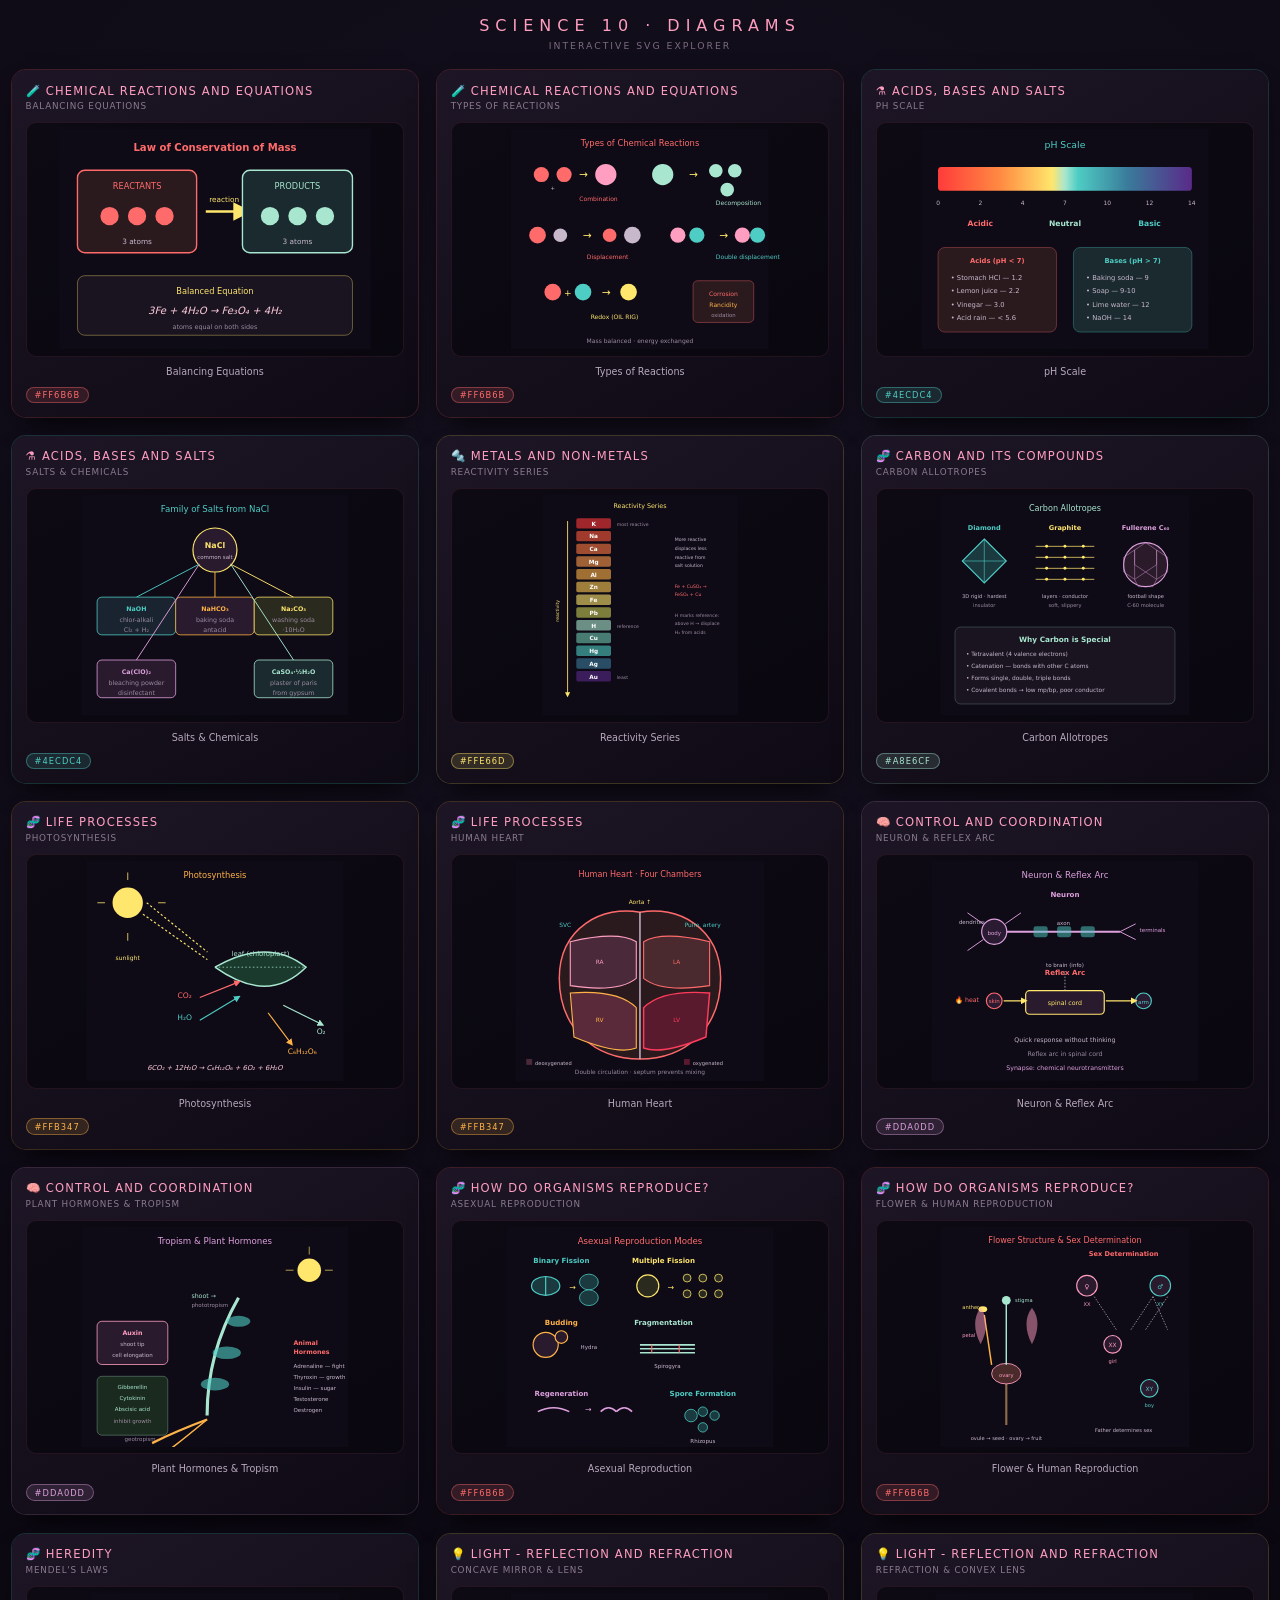
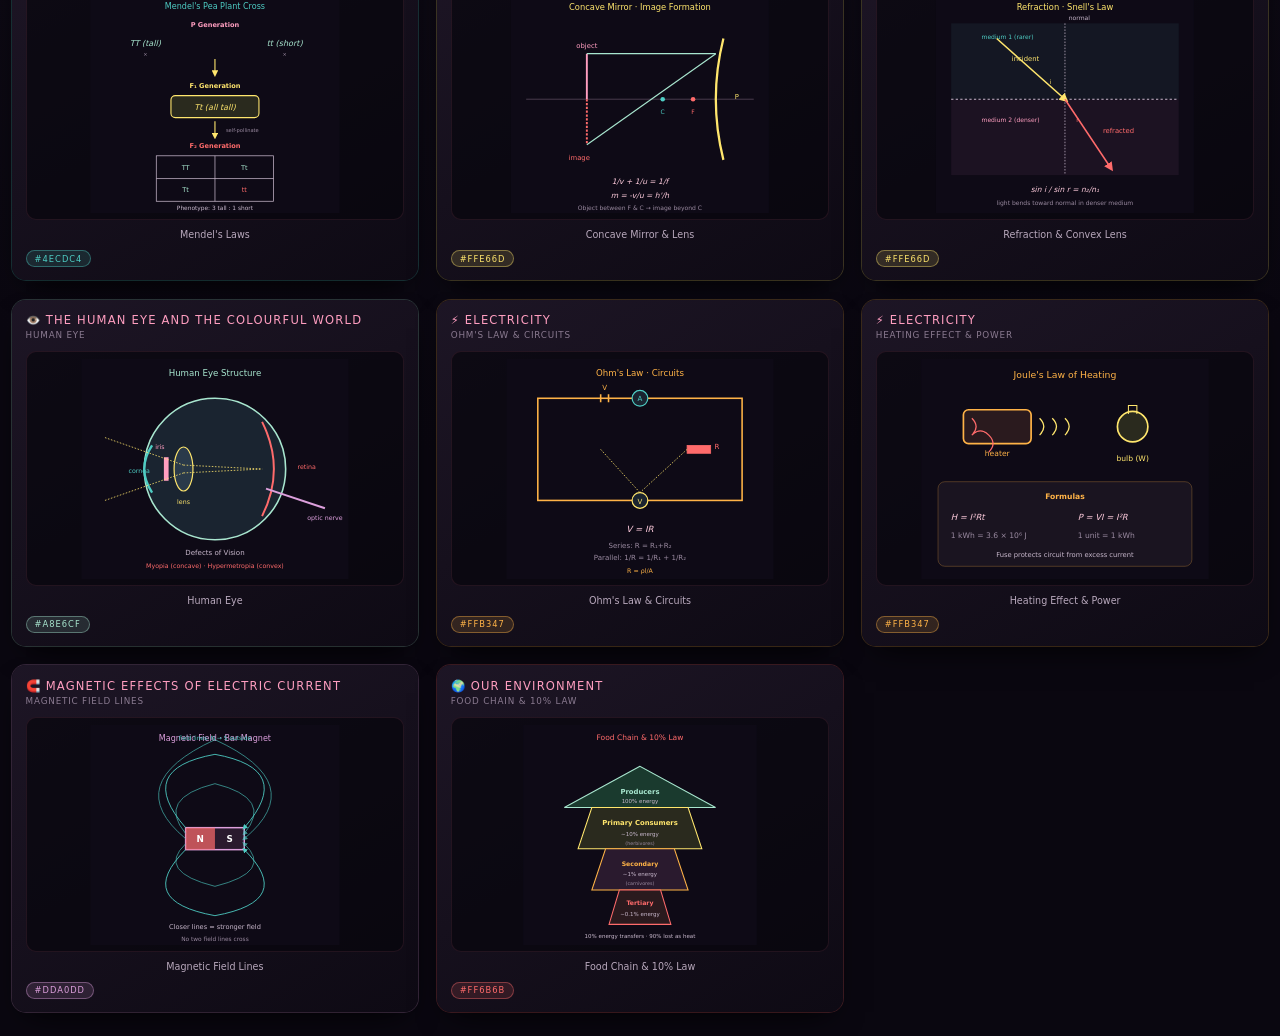
<file: index.html>
<!DOCTYPE html>
<html lang="en">
<head>
<meta charset="UTF-8">
<meta name="viewport" content="width=device-width, initial-scale=1.0, viewport-fit=cover">
<meta name="theme-color" content="#0a0710">
<title>Science 10 · Diagrams</title>
<style>
  * { margin:0; padding:0; box-sizing:border-box; -webkit-tap-highlight-color:transparent; }
  html, body { overflow-x: hidden; }
  body {
    background: radial-gradient(circle at 50% 20%, #14101e, #0a0710 70%);
    min-height: 100vh;
    font-family: 'Segoe UI', Roboto, system-ui, sans-serif;
    color: #e8dce8;
    padding: 1rem 0.75rem calc(1.5rem + env(safe-area-inset-bottom));
    font-size: 16px;
    -webkit-text-size-adjust: 100%;
  }
  header { text-align: center; margin-bottom: 1.2rem; }
  h1 {
    font-size: 0.85rem; font-weight: 300; letter-spacing: 4px;
    text-transform: uppercase; color: #ff9ec0; margin-bottom: 0.3rem;
  }
  .sub { font-size: 0.58rem; letter-spacing: 2px; color: #7a6a80; text-transform: uppercase; }

  .grid { max-width: 1300px; margin: 0 auto; display: grid; gap: 0.9rem; grid-template-columns: 1fr; }
  @media (min-width: 640px) { .grid { grid-template-columns: repeat(2, 1fr); gap: 1rem; } }
  @media (min-width: 1000px) {
    .grid { grid-template-columns: repeat(3, 1fr); gap: 1.2rem; }
    h1 { font-size: 1rem; letter-spacing: 6px; }
  }

  .card {
    background: linear-gradient(150deg, rgba(30,22,38,.95), rgba(14,10,20,.98));
    border-radius: 14px; padding: 0.85rem;
    box-shadow: 0 0 0 1px rgba(255,120,160,.14), 0 14px 30px -14px #000;
    display: flex; flex-direction: column;
    transition: transform .25s, box-shadow .25s;
  }
  @media (hover: hover) {
    .card:hover { transform: translateY(-3px); box-shadow: 0 0 0 1px rgba(255,120,160,.35), 0 20px 40px -18px #000; }
  }
  .card h3 {
    font-size: 0.72rem; letter-spacing: 1.2px; text-transform: uppercase;
    color: #ff9ec0; font-weight: 500; margin-bottom: 0.15rem; line-height: 1.3; word-wrap: break-word;
  }
  .concept {
    font-size: 0.55rem; letter-spacing: 0.8px; color: #8a7a90;
    text-transform: uppercase; margin-bottom: 0.6rem; line-height: 1.3;
  }
  .svg-box {
    background: rgba(8,6,14,.7); border-radius: 10px; padding: 0.4rem;
    border: 1px solid rgba(255,120,160,.1); display: flex;
    align-items: center; justify-content: center; overflow: hidden; min-height: 160px;
  }
  .svg-box svg { width: 100%; height: auto; max-height: 220px; display: block; }
  @media (max-width: 480px) {
    .svg-box svg { max-height: 240px; }
    .card { padding: 0.75rem; }
  }
  .caption { font-size: 0.6rem; color: #b8a8bc; margin-top: 0.5rem; line-height: 1.45; text-align: center; }
  .tag {
    display: inline-block; font-size: 0.52rem; letter-spacing: 1px;
    padding: 0.14rem 0.5rem; border-radius: 20px; margin-top: 0.5rem;
    align-self: flex-start; text-transform: uppercase;
  }
  .error {
    grid-column: 1 / -1; text-align: center; padding: 3rem 1rem;
    color: #ff8899; font-size: 0.85rem; line-height: 1.7;
  }
  .error code { background: rgba(255,120,140,.1); padding: 0.2rem 0.45rem; border-radius: 5px; font-size: 0.8rem; color: #ffb8cc; }
</style>
</head>
<body>

<header>
  <h1>Science 10 · Diagrams</h1>
  <div class="sub">Interactive SVG explorer</div>
</header>

<main class="grid" id="grid"></main>

<script src="configs/science-config.js"></script>
<script>
(function () {
  "use strict";

  const grid = document.getElementById('grid');

  // ---------- DIAGRAM REGISTRY ----------
  const D = {

    // ================= CH 1: CHEMICAL REACTIONS =================
    sci10_c1: { tag: "Balancing Equations", svg: `
      <svg viewBox="0 0 340 240">
        <rect width="340" height="240" fill="#0e0a16"/>
        <text x="170" y="24" text-anchor="middle" font-size="11" fill="#FF6B6B" font-weight="600">Law of Conservation of Mass</text>

        <!-- Reactants side -->
        <rect x="20" y="45" width="130" height="90" rx="8" fill="#2a1a1e" stroke="#FF6B6B" stroke-width="1.5"/>
        <text x="85" y="65" text-anchor="middle" font-size="9" fill="#FF6B6B">REACTANTS</text>
        <circle cx="55" cy="95" r="10" fill="#FF6B6B"/>
        <circle cx="85" cy="95" r="10" fill="#FF6B6B"/>
        <circle cx="115" cy="95" r="10" fill="#FF6B6B"/>
        <text x="85" y="125" text-anchor="middle" font-size="8" fill="#c8b8cc">3 atoms</text>

        <!-- Arrow -->
        <line x1="160" y1="90" x2="200" y2="90" stroke="#FFE66D" stroke-width="2.5" marker-end="url(#ceA)"/>
        <defs><marker id="ceA" markerWidth="8" markerHeight="8" refX="4" refY="4" orient="auto"><path d="M0,0 L8,4 L0,8 Z" fill="#FFE66D"/></marker></defs>
        <text x="180" y="80" text-anchor="middle" font-size="8" fill="#FFE66D">reaction</text>

        <!-- Products side -->
        <rect x="200" y="45" width="120" height="90" rx="8" fill="#1a2a2e" stroke="#A8E6CF" stroke-width="1.5"/>
        <text x="260" y="65" text-anchor="middle" font-size="9" fill="#A8E6CF">PRODUCTS</text>
        <circle cx="230" cy="95" r="10" fill="#A8E6CF"/>
        <circle cx="260" cy="95" r="10" fill="#A8E6CF"/>
        <circle cx="290" cy="95" r="10" fill="#A8E6CF"/>
        <text x="260" y="125" text-anchor="middle" font-size="8" fill="#c8b8cc">3 atoms</text>

        <!-- Balanced equation -->
        <rect x="20" y="160" width="300" height="65" rx="8" fill="#1a1420" stroke="#FFE66D" stroke-opacity=".4"/>
        <text x="170" y="180" text-anchor="middle" font-size="9" fill="#FFE66D">Balanced Equation</text>
        <text x="170" y="202" text-anchor="middle" font-size="11" fill="#ffccdd" font-style="italic">3Fe + 4H₂O → Fe₃O₄ + 4H₂</text>
        <text x="170" y="218" text-anchor="middle" font-size="7" fill="#9a8aa0">atoms equal on both sides</text>
      </svg>`},

    sci10_c2: { tag: "Types of Reactions", svg: `
      <svg viewBox="0 0 340 290">
        <rect width="340" height="290" fill="#0e0a16"/>
        <text x="170" y="22" text-anchor="middle" font-size="11" fill="#FF6B6B">Types of Chemical Reactions</text>

        <!-- Combination -->
        <g>
          <circle cx="40" cy="60" r="10" fill="#FF6B6B"/>
          <circle cx="70" cy="60" r="10" fill="#FF6B6B"/>
          <text x="55" y="80" text-anchor="middle" font-size="7" fill="#c8b8cc">+</text>
          <text x="90" y="65" font-size="14" fill="#FFE66D">→</text>
          <circle cx="125" cy="60" r="14" fill="#FF9EC0"/>
          <text x="90" y="95" font-size="8" fill="#FF6B6B">Combination</text>
        </g>

        <!-- Decomposition -->
        <g>
          <circle cx="200" cy="60" r="14" fill="#A8E6CF"/>
          <text x="235" y="65" font-size="14" fill="#FFE66D">→</text>
          <circle cx="270" cy="55" r="9" fill="#A8E6CF"/>
          <circle cx="295" cy="55" r="9" fill="#A8E6CF"/>
          <circle cx="285" cy="80" r="9" fill="#A8E6CF"/>
          <text x="270" y="100" font-size="8" fill="#A8E6CF">Decomposition</text>
        </g>

        <!-- Displacement -->
        <g>
          <circle cx="35" cy="140" r="11" fill="#FF6B6B"/>
          <circle cx="65" cy="140" r="9" fill="#c8b8cc"/>
          <text x="95" y="145" font-size="14" fill="#FFE66D">→</text>
          <circle cx="130" cy="140" r="9" fill="#FF6B6B"/>
          <circle cx="160" cy="140" r="11" fill="#c8b8cc"/>
          <text x="100" y="172" font-size="8" fill="#FF6B6B">Displacement</text>
        </g>

        <!-- Double displacement -->
        <g>
          <circle cx="220" cy="140" r="10" fill="#FF9EC0"/>
          <circle cx="245" cy="140" r="10" fill="#4ECDC4"/>
          <text x="275" y="145" font-size="14" fill="#FFE66D">→</text>
          <circle cx="305" cy="140" r="10" fill="#FF9EC0"/>
          <circle cx="325" cy="140" r="10" fill="#4ECDC4"/>
          <text x="270" y="172" font-size="8" fill="#4ECDC4">Double displacement</text>
        </g>

        <!-- Redox -->
        <g>
          <circle cx="55" cy="215" r="11" fill="#FF6B6B"/>
          <text x="70" y="220" font-size="12" fill="#FFE66D">+</text>
          <circle cx="95" cy="215" r="11" fill="#4ECDC4"/>
          <text x="120" y="220" font-size="14" fill="#FFE66D">→</text>
          <circle cx="155" cy="215" r="11" fill="#FFE66D"/>
          <text x="105" y="250" font-size="8" fill="#FFE66D">Redox (OIL RIG)</text>
        </g>

        <!-- Corrosion / rancidity -->
        <g>
          <rect x="240" y="200" width="80" height="55" rx="6" fill="#2a1a1e" stroke="#FF6B6B" stroke-opacity=".5"/>
          <text x="280" y="220" text-anchor="middle" font-size="8" fill="#FF6B6B">Corrosion</text>
          <text x="280" y="235" text-anchor="middle" font-size="8" fill="#FFB347">Rancidity</text>
          <text x="280" y="248" text-anchor="middle" font-size="7" fill="#9a8aa0">oxidation</text>
        </g>

        <text x="170" y="282" text-anchor="middle" font-size="8" fill="#9a8aa0">Mass balanced · energy exchanged</text>
      </svg>`},

    // ================= CH 2: ACIDS, BASES, SALTS =================
    sci10_c3: { tag: "pH Scale", svg: `
      <svg viewBox="0 0 340 260">
        <rect width="340" height="260" fill="#0e0a16"/>
        <text x="170" y="22" text-anchor="middle" font-size="11" fill="#4ECDC4">pH Scale</text>

        <!-- color bar -->
        <defs>
          <linearGradient id="phGrad" x1="0" y1="0" x2="1" y2="0">
            <stop offset="0%" stop-color="#FF3B3B"/>
            <stop offset="25%" stop-color="#FF8C42"/>
            <stop offset="45%" stop-color="#FFE66D"/>
            <stop offset="50%" stop-color="#A8E6CF"/>
            <stop offset="55%" stop-color="#4ECDC4"/>
            <stop offset="75%" stop-color="#3a7a9a"/>
            <stop offset="100%" stop-color="#5a2a8a"/>
          </linearGradient>
        </defs>
        <rect x="20" y="45" width="300" height="28" rx="4" fill="url(#phGrad)"/>

        <!-- tick labels -->
        <g font-size="7" fill="#c8b8cc">
          <text x="20" y="90" text-anchor="middle">0</text>
          <text x="70" y="90" text-anchor="middle">2</text>
          <text x="120" y="90" text-anchor="middle">4</text>
          <text x="170" y="90" text-anchor="middle">7</text>
          <text x="220" y="90" text-anchor="middle">10</text>
          <text x="270" y="90" text-anchor="middle">12</text>
          <text x="320" y="90" text-anchor="middle">14</text>
        </g>

        <!-- zone labels -->
        <text x="70" y="115" text-anchor="middle" font-size="9" fill="#FF6B6B" font-weight="600">Acidic</text>
        <text x="170" y="115" text-anchor="middle" font-size="9" fill="#A8E6CF" font-weight="600">Neutral</text>
        <text x="270" y="115" text-anchor="middle" font-size="9" fill="#4ECDC4" font-weight="600">Basic</text>

        <!-- examples -->
        <g font-size="8">
          <rect x="20" y="140" width="140" height="100" rx="8" fill="#2a1a1e" stroke="#FF6B6B" stroke-opacity=".4"/>
          <text x="90" y="158" text-anchor="middle" fill="#FF6B6B" font-weight="600">Acids (pH &lt; 7)</text>
          <text x="35" y="178" fill="#c8b8cc">• Stomach HCl — 1.2</text>
          <text x="35" y="194" fill="#c8b8cc">• Lemon juice — 2.2</text>
          <text x="35" y="210" fill="#c8b8cc">• Vinegar — 3.0</text>
          <text x="35" y="226" fill="#c8b8cc">• Acid rain — &lt; 5.6</text>

          <rect x="180" y="140" width="140" height="100" rx="8" fill="#1a2a2e" stroke="#4ECDC4" stroke-opacity=".4"/>
          <text x="250" y="158" text-anchor="middle" fill="#4ECDC4" font-weight="600">Bases (pH &gt; 7)</text>
          <text x="195" y="178" fill="#c8b8cc">• Baking soda — 9</text>
          <text x="195" y="194" fill="#c8b8cc">• Soap — 9-10</text>
          <text x="195" y="210" fill="#c8b8cc">• Lime water — 12</text>
          <text x="195" y="226" fill="#c8b8cc">• NaOH — 14</text>
        </g>
      </svg>`},

    sci10_c4: { tag: "Salts & Chemicals", svg: `
      <svg viewBox="0 0 340 280">
        <rect width="340" height="280" fill="#0e0a16"/>
        <text x="170" y="22" text-anchor="middle" font-size="11" fill="#4ECDC4">Family of Salts from NaCl</text>

        <!-- center -->
        <circle cx="170" cy="70" r="28" fill="#2a1a2e" stroke="#FFE66D" stroke-width="1.5"/>
        <text x="170" y="68" text-anchor="middle" font-size="10" fill="#FFE66D" font-weight="600">NaCl</text>
        <text x="170" y="82" text-anchor="middle" font-size="7" fill="#c8b8cc">common salt</text>

        <!-- branches -->
        <g font-size="8">
          <!-- NaOH -->
          <line x1="150" y1="88" x2="70" y2="130" stroke="#4ECDC4" stroke-width="1.2"/>
          <rect x="20" y="130" width="100" height="48" rx="6" fill="#1a2430" stroke="#4ECDC4"/>
          <text x="70" y="148" text-anchor="middle" fill="#4ECDC4" font-weight="600">NaOH</text>
          <text x="70" y="162" text-anchor="middle" fill="#9a8aa0">chlor-alkali</text>
          <text x="70" y="174" text-anchor="middle" fill="#9a8aa0">Cl₂ + H₂</text>

          <!-- Baking soda -->
          <line x1="170" y1="98" x2="170" y2="130" stroke="#FFB347" stroke-width="1.2"/>
          <rect x="120" y="130" width="100" height="48" rx="6" fill="#2a1a2e" stroke="#FFB347"/>
          <text x="170" y="148" text-anchor="middle" fill="#FFB347" font-weight="600">NaHCO₃</text>
          <text x="170" y="162" text-anchor="middle" fill="#9a8aa0">baking soda</text>
          <text x="170" y="174" text-anchor="middle" fill="#9a8aa0">antacid</text>

          <!-- Washing soda -->
          <line x1="190" y1="88" x2="270" y2="130" stroke="#FFE66D" stroke-width="1.2"/>
          <rect x="220" y="130" width="100" height="48" rx="6" fill="#2a2a1e" stroke="#FFE66D"/>
          <text x="270" y="148" text-anchor="middle" fill="#FFE66D" font-weight="600">Na₂CO₃</text>
          <text x="270" y="162" text-anchor="middle" fill="#9a8aa0">washing soda</text>
          <text x="270" y="174" text-anchor="middle" fill="#9a8aa0">·10H₂O</text>

          <!-- Bleaching powder -->
          <line x1="150" y1="88" x2="70" y2="210" stroke="#DDA0DD" stroke-width="1.2"/>
          <rect x="20" y="210" width="100" height="48" rx="6" fill="#2a1a2e" stroke="#DDA0DD"/>
          <text x="70" y="228" text-anchor="middle" fill="#DDA0DD" font-weight="600">Ca(ClO)₂</text>
          <text x="70" y="242" text-anchor="middle" fill="#9a8aa0">bleaching powder</text>
          <text x="70" y="254" text-anchor="middle" fill="#9a8aa0">disinfectant</text>

          <!-- Plaster of Paris -->
          <line x1="190" y1="88" x2="270" y2="210" stroke="#A8E6CF" stroke-width="1.2"/>
          <rect x="220" y="210" width="100" height="48" rx="6" fill="#1a2a2e" stroke="#A8E6CF"/>
          <text x="270" y="228" text-anchor="middle" fill="#A8E6CF" font-weight="600">CaSO₄·½H₂O</text>
          <text x="270" y="242" text-anchor="middle" fill="#9a8aa0">plaster of paris</text>
          <text x="270" y="254" text-anchor="middle" fill="#9a8aa0">from gypsum</text>
        </g>
      </svg>`},

    // ================= CH 3: METALS & NON-METALS =================
    sci10_c5: { tag: "Reactivity Series", svg: `
      <svg viewBox="0 0 340 380">
        <rect width="340" height="380" fill="#0e0a16"/>
        <text x="170" y="22" text-anchor="middle" font-size="11" fill="#FFE66D">Reactivity Series</text>

        <!-- vertical ladder -->
        <g font-size="9">
          ${[
            ['K','#FF3B3B','most reactive'],
            ['Na','#FF5B3B',''],
            ['Ca','#FF7B42',''],
            ['Mg','#FF9C4A',''],
            ['Al','#FFB347',''],
            ['Zn','#FFCC55',''],
            ['Fe','#FFE66D',''],
            ['Pb','#c8cc55',''],
            ['H','#A8E6CF','reference'],
            ['Cu','#6EC9B0',''],
            ['Hg','#4ECDC4',''],
            ['Ag','#3a7a9a',''],
            ['Au','#5a2a8a','least']
          ].map((row, i) => {
            const y = 50 + i * 22;
            return `<rect x="60" y="${y-10}" width="60" height="18" rx="3" fill="${row[1]}" opacity="0.6"/>
                    <text x="90" y="${y+3}" text-anchor="middle" font-size="10" fill="#fff" font-weight="600">${row[0]}</text>
                    <text x="130" y="${y+3}" font-size="8" fill="#9a8aa0">${row[2]}</text>`;
          }).join('')}
        </g>

        <!-- arrow indicating reactivity -->
        <line x1="45" y1="45" x2="45" y2="345" stroke="#FFE66D" stroke-width="1.5" marker-end="url(#rsA)"/>
        <defs><marker id="rsA" markerWidth="6" markerHeight="6" refX="3" refY="3" orient="auto"><path d="M0,0 L6,3 L0,6 Z" fill="#FFE66D"/></marker></defs>
        <text x="30" y="200" text-anchor="middle" font-size="8" fill="#FFE66D" transform="rotate(-90 30 200)">reactivity</text>

        <!-- note -->
        <text x="230" y="80" font-size="8" fill="#c8b8cc">More reactive</text>
        <text x="230" y="95" font-size="8" fill="#c8b8cc">displaces less</text>
        <text x="230" y="110" font-size="8" fill="#c8b8cc">reactive from</text>
        <text x="230" y="125" font-size="8" fill="#c8b8cc">salt solution</text>
        <text x="230" y="160" font-size="8" fill="#FF6B6B">Fe + CuSO₄ →</text>
        <text x="230" y="175" font-size="8" fill="#FF6B6B">FeSO₄ + Cu</text>
        <text x="230" y="210" font-size="8" fill="#9a8aa0">H marks reference:</text>
        <text x="230" y="225" font-size="8" fill="#9a8aa0">above H → displace</text>
        <text x="230" y="240" font-size="8" fill="#9a8aa0">H₂ from acids</text>
      </svg>`},

    // ================= CH 4: CARBON =================
    sci10_c6: { tag: "Carbon Allotropes", svg: `
      <svg viewBox="0 0 340 300">
        <rect width="340" height="300" fill="#0e0a16"/>
        <text x="170" y="22" text-anchor="middle" font-size="11" fill="#A8E6CF">Carbon Allotropes</text>

        <!-- Diamond -->
        <g>
          <text x="60" y="48" text-anchor="middle" font-size="9" fill="#4ECDC4" font-weight="600">Diamond</text>
          <polygon points="60,60 90,90 60,120 30,90" fill="#1a3a40" stroke="#4ECDC4" stroke-width="1.5"/>
          <line x1="60" y1="60" x2="60" y2="120" stroke="#4ECDC4" stroke-width="0.8"/>
          <line x1="30" y1="90" x2="90" y2="90" stroke="#4ECDC4" stroke-width="0.8"/>
          <text x="60" y="140" text-anchor="middle" font-size="7" fill="#c8b8cc">3D rigid · hardest</text>
          <text x="60" y="153" text-anchor="middle" font-size="7" fill="#9a8aa0">insulator</text>
        </g>

        <!-- Graphite -->
        <g>
          <text x="170" y="48" text-anchor="middle" font-size="9" fill="#FFE66D" font-weight="600">Graphite</text>
          <g stroke="#FFE66D" stroke-width="1">
            <line x1="130" y1="70" x2="210" y2="70"/>
            <line x1="130" y1="85" x2="210" y2="85"/>
            <line x1="130" y1="100" x2="210" y2="100"/>
            <line x1="130" y1="115" x2="210" y2="115"/>
          </g>
          <g fill="#FFE66D">
            <circle cx="145" cy="70" r="2"/><circle cx="170" cy="70" r="2"/><circle cx="195" cy="70" r="2"/>
            <circle cx="145" cy="85" r="2"/><circle cx="170" cy="85" r="2"/><circle cx="195" cy="85" r="2"/>
            <circle cx="145" cy="100" r="2"/><circle cx="170" cy="100" r="2"/><circle cx="195" cy="100" r="2"/>
            <circle cx="145" cy="115" r="2"/><circle cx="170" cy="115" r="2"/><circle cx="195" cy="115" r="2"/>
          </g>
          <text x="170" y="140" text-anchor="middle" font-size="7" fill="#c8b8cc">layers · conductor</text>
          <text x="170" y="153" text-anchor="middle" font-size="7" fill="#9a8aa0">soft, slippery</text>
        </g>

        <!-- Fullerene -->
        <g>
          <text x="280" y="48" text-anchor="middle" font-size="9" fill="#DDA0DD" font-weight="600">Fullerene C₆₀</text>
          <circle cx="280" cy="95" r="30" fill="#2a1a2a" stroke="#DDA0DD" stroke-width="1.5"/>
          <g stroke="#DDA0DD" stroke-width="0.6" fill="none">
            <polygon points="280,65 295,75 295,95 280,105 265,95 265,75"/>
            <polygon points="280,105 295,115 290,125 270,125 265,115"/>
            <polygon points="265,75 250,85 250,105 265,115"/>
            <polygon points="295,75 310,85 310,105 295,115"/>
          </g>
          <text x="280" y="140" text-anchor="middle" font-size="7" fill="#c8b8cc">football shape</text>
          <text x="280" y="153" text-anchor="middle" font-size="7" fill="#9a8aa0">C-60 molecule</text>
        </g>

        <!-- properties -->
        <rect x="20" y="180" width="300" height="105" rx="8" fill="#1a1420" stroke="#A8E6CF" stroke-opacity=".3"/>
        <text x="170" y="200" text-anchor="middle" font-size="10" fill="#A8E6CF" font-weight="600">Why Carbon is Special</text>
        <text x="35" y="220" font-size="8" fill="#c8b8cc">• Tetravalent (4 valence electrons)</text>
        <text x="35" y="236" font-size="8" fill="#c8b8cc">• Catenation — bonds with other C atoms</text>
        <text x="35" y="252" font-size="8" fill="#c8b8cc">• Forms single, double, triple bonds</text>
        <text x="35" y="268" font-size="8" fill="#c8b8cc">• Covalent bonds → low mp/bp, poor conductor</text>
      </svg>`},

    // ================= CH 5: LIFE PROCESSES =================
    sci10_c7: { tag: "Photosynthesis", svg: `
      <svg viewBox="0 0 340 290">
        <rect width="340" height="290" fill="#0e0a16"/>
        <text x="170" y="22" text-anchor="middle" font-size="11" fill="#FFB347">Photosynthesis</text>

        <!-- sun -->
        <circle cx="55" cy="55" r="20" fill="#FFE66D"/>
        <g stroke="#FFE66D" stroke-width="1.5" opacity=".7">
          <line x1="55" y1="25" x2="55" y2="15"/>
          <line x1="55" y1="95" x2="55" y2="105"/>
          <line x1="25" y1="55" x2="15" y2="55"/>
          <line x1="95" y1="55" x2="105" y2="55"/>
        </g>
        <text x="55" y="130" text-anchor="middle" font-size="8" fill="#FFE66D">sunlight</text>

        <!-- rays to leaf -->
        <line x1="75" y1="70" x2="160" y2="130" stroke="#FFE66D" stroke-width="1.5" stroke-dasharray="3 3"/>
        <line x1="80" y1="55" x2="160" y2="120" stroke="#FFE66D" stroke-width="1.5" stroke-dasharray="3 3"/>

        <!-- leaf -->
        <path d="M170,140 Q240,100 290,140 Q240,190 170,140" fill="#1a3a2e" stroke="#A8E6CF" stroke-width="2"/>
        <line x1="170" y1="140" x2="290" y2="140" stroke="#A8E6CF" stroke-width="1" stroke-dasharray="2 3"/>
        <text x="230" y="125" text-anchor="middle" font-size="9" fill="#A8E6CF">leaf (chloroplast)</text>

        <!-- CO2 in -->
        <text x="130" y="180" text-anchor="middle" font-size="10" fill="#FF6B6B">CO₂</text>
        <line x1="150" y1="180" x2="200" y2="160" stroke="#FF6B6B" stroke-width="1.5" marker-end="url(#psA)"/>
        <defs><marker id="psA" markerWidth="6" markerHeight="6" refX="3" refY="3" orient="auto"><path d="M0,0 L6,3 L0,6 Z" fill="#FF6B6B"/></marker></defs>

        <!-- H2O in -->
        <text x="130" y="210" text-anchor="middle" font-size="10" fill="#4ECDC4">H₂O</text>
        <line x1="150" y1="210" x2="200" y2="180" stroke="#4ECDC4" stroke-width="1.5" marker-end="url(#psB)"/>
        <defs><marker id="psB" markerWidth="6" markerHeight="6" refX="3" refY="3" orient="auto"><path d="M0,0 L6,3 L0,6 Z" fill="#4ECDC4"/></marker></defs>

        <!-- products out -->
        <line x1="260" y1="190" x2="310" y2="215" stroke="#A8E6CF" stroke-width="1.5" marker-end="url(#psC)"/>
        <defs><marker id="psC" markerWidth="6" markerHeight="6" refX="3" refY="3" orient="auto"><path d="M0,0 L6,3 L0,6 Z" fill="#A8E6CF"/></marker></defs>
        <text x="310" y="228" text-anchor="middle" font-size="10" fill="#A8E6CF">O₂</text>

        <line x1="240" y1="200" x2="270" y2="240" stroke="#FFB347" stroke-width="1.5" marker-end="url(#psD)"/>
        <defs><marker id="psD" markerWidth="6" markerHeight="6" refX="3" refY="3" orient="auto"><path d="M0,0 L6,3 L0,6 Z" fill="#FFB347"/></marker></defs>
        <text x="285" y="255" text-anchor="middle" font-size="10" fill="#FFB347">C₆H₁₂O₆</text>

        <!-- equation -->
        <text x="170" y="275" text-anchor="middle" font-size="9" fill="#ffccdd" font-style="italic">6CO₂ + 12H₂O → C₆H₁₂O₆ + 6O₂ + 6H₂O</text>
      </svg>`},

    sci10_c8: { tag: "Human Heart", svg: `
      <svg viewBox="0 0 340 300">
        <rect width="340" height="300" fill="#0e0a16"/>
        <text x="170" y="22" text-anchor="middle" font-size="11" fill="#FF6B6B">Human Heart · Four Chambers</text>

        <!-- heart outline -->
        <path d="M170,70 C220,60 280,90 280,160 C280,230 230,270 170,270 C110,270 60,230 60,160 C60,90 120,60 170,70 Z"
              fill="#2a1a1e" stroke="#FF6B6B" stroke-width="2"/>

        <!-- septum -->
        <line x1="170" y1="70" x2="170" y2="270" stroke="#c8b8cc" stroke-width="2"/>

        <!-- chambers -->
        <path d="M75,110 Q140,95 165,110 L165,160 Q140,180 75,170 Z" fill="#4a2a3a" stroke="#FF9EC0" stroke-width="1.5"/>
        <text x="115" y="140" text-anchor="middle" font-size="8" fill="#FF9EC0">RA</text>

        <path d="M175,110 Q200,95 265,110 L265,170 Q200,180 175,160 Z" fill="#4a2a2e" stroke="#FF6B6B" stroke-width="1.5"/>
        <text x="220" y="140" text-anchor="middle" font-size="8" fill="#FF6B6B">LA</text>

        <path d="M75,180 Q140,175 165,200 L165,255 Q140,265 80,240 Z" fill="#5a2a3a" stroke="#FFB347" stroke-width="1.5"/>
        <text x="115" y="220" text-anchor="middle" font-size="8" fill="#FFB347">RV</text>

        <path d="M175,200 Q200,175 265,180 L260,240 Q200,265 175,255 Z" fill="#5a1a2e" stroke="#FF3B5B" stroke-width="2"/>
        <text x="220" y="220" text-anchor="middle" font-size="8" fill="#FF3B5B">LV</text>

        <!-- vessels -->
        <text x="170" y="58" text-anchor="middle" font-size="8" fill="#FFE66D">Aorta ↑</text>
        <text x="60" y="90" font-size="8" fill="#4ECDC4">SVC</text>
        <text x="280" y="90" text-anchor="end" font-size="8" fill="#4ECDC4">Pulm. artery</text>

        <!-- labels -->
        <text x="170" y="290" text-anchor="middle" font-size="8" fill="#9a8aa0">Double circulation · septum prevents mixing</text>

        <!-- legend -->
        <g font-size="7">
          <rect x="15" y="270" width="8" height="8" fill="#4a2a3a"/>
          <text x="27" y="278" fill="#c8b8cc">deoxygenated</text>
          <rect x="230" y="270" width="8" height="8" fill="#5a1a2e"/>
          <text x="242" y="278" fill="#c8b8cc">oxygenated</text>
        </g>
      </svg>`},

    // ================= CH 6: CONTROL & COORDINATION =================
    sci10_c9: { tag: "Neuron & Reflex Arc", svg: `
      <svg viewBox="0 0 340 280">
        <rect width="340" height="280" fill="#0e0a16"/>
        <text x="170" y="22" text-anchor="middle" font-size="11" fill="#DDA0DD">Neuron & Reflex Arc</text>

        <!-- Neuron -->
        <text x="170" y="46" text-anchor="middle" font-size="9" fill="#DDA0DD" font-weight="600">Neuron</text>
        <circle cx="80" cy="90" r="16" fill="#2a1a32" stroke="#DDA0DD" stroke-width="1.5"/>
        <text x="80" y="94" text-anchor="middle" font-size="7" fill="#DDA0DD">body</text>

        <!-- dendrites -->
        <line x1="66" y1="80" x2="46" y2="66" stroke="#DDA0DD" stroke-width="1.2"/>
        <line x1="66" y1="100" x2="46" y2="114" stroke="#DDA0DD" stroke-width="1.2"/>
        <line x1="94" y1="80" x2="114" y2="66" stroke="#DDA0DD" stroke-width="1.2"/>
        <text x="35" y="80" font-size="7" fill="#c8b8cc">dendrites</text>

        <!-- axon -->
        <line x1="96" y1="90" x2="240" y2="90" stroke="#DDA0DD" stroke-width="2.5"/>
        <text x="168" y="82" text-anchor="middle" font-size="7" fill="#c8b8cc">axon</text>

        <!-- myelin -->
        <g fill="#4ECDC4" opacity=".5">
          <rect x="130" y="83" width="18" height="14" rx="3"/>
          <rect x="160" y="83" width="18" height="14" rx="3"/>
          <rect x="190" y="83" width="18" height="14" rx="3"/>
        </g>

        <!-- terminals -->
        <line x1="240" y1="90" x2="260" y2="80" stroke="#DDA0DD" stroke-width="1.2"/>
        <line x1="240" y1="90" x2="260" y2="100" stroke="#DDA0DD" stroke-width="1.2"/>
        <text x="265" y="90" font-size="7" fill="#DDA0DD">terminals</text>

        <!-- Reflex arc -->
        <text x="170" y="145" text-anchor="middle" font-size="9" fill="#FF6B6B" font-weight="600">Reflex Arc</text>

        <!-- stimulus -->
        <text x="30" y="180" font-size="8" fill="#FF6B6B">🔥 heat</text>
        <circle cx="80" cy="178" r="10" fill="#2a1a32" stroke="#FF6B6B" stroke-width="1.5"/>
        <text x="80" y="181" text-anchor="middle" font-size="7" fill="#FF6B6B">skin</text>

        <!-- spinal cord -->
        <rect x="120" y="165" width="100" height="30" rx="5" fill="#2a1a2e" stroke="#FFE66D" stroke-width="1.5"/>
        <text x="170" y="183" text-anchor="middle" font-size="8" fill="#FFE66D">spinal cord</text>

        <!-- muscle -->
        <circle cx="270" cy="178" r="10" fill="#2a1a32" stroke="#4ECDC4" stroke-width="1.5"/>
        <text x="270" y="182" text-anchor="middle" font-size="7" fill="#4ECDC4">arm</text>

        <!-- arrows -->
        <line x1="92" y1="178" x2="118" y2="178" stroke="#FFE66D" stroke-width="1.5" marker-end="url(#neA1)"/>
        <defs><marker id="neA1" markerWidth="6" markerHeight="6" refX="3" refY="3" orient="auto"><path d="M0,0 L6,3 L0,6 Z" fill="#FFE66D"/></marker></defs>
        <line x1="222" y1="178" x2="258" y2="178" stroke="#FFE66D" stroke-width="1.5" marker-end="url(#neA1)"/>

        <!-- brain info -->
        <line x1="170" y1="165" x2="170" y2="140" stroke="#c8b8cc" stroke-width="1" stroke-dasharray="2 2"/>
        <text x="170" y="135" text-anchor="middle" font-size="7" fill="#c8b8cc">to brain (info)</text>

        <!-- note -->
        <text x="170" y="230" text-anchor="middle" font-size="8" fill="#c8b8cc">Quick response without thinking</text>
        <text x="170" y="248" text-anchor="middle" font-size="8" fill="#9a8aa0">Reflex arc in spinal cord</text>
        <text x="170" y="266" text-anchor="middle" font-size="8" fill="#DDA0DD">Synapse: chemical neurotransmitters</text>
      </svg>`},

    sci10_c10: { tag: "Plant Hormones & Tropism", svg: `
      <svg viewBox="0 0 340 280">
        <rect width="340" height="280" fill="#0e0a16"/>
        <text x="170" y="22" text-anchor="middle" font-size="11" fill="#DDA0DD">Tropism & Plant Hormones</text>

        <!-- sun -->
        <circle cx="290" cy="55" r="15" fill="#FFE66D"/>
        <g stroke="#FFE66D" stroke-width="1.2" opacity=".7">
          <line x1="290" y1="35" x2="290" y2="25"/>
          <line x1="270" y1="55" x2="260" y2="55"/>
          <line x1="310" y1="55" x2="320" y2="55"/>
        </g>

        <!-- stem -->
        <path d="M160,240 Q160,160 200,90" fill="none" stroke="#A8E6CF" stroke-width="4"/>
        <ellipse cx="170" cy="200" rx="18" ry="8" fill="#4ECDC4" opacity=".6"/>
        <ellipse cx="185" cy="160" rx="18" ry="8" fill="#4ECDC4" opacity=".6"/>
        <ellipse cx="200" cy="120" rx="15" ry="7" fill="#4ECDC4" opacity=".6"/>
        <text x="140" y="90" font-size="8" fill="#A8E6CF">shoot →</text>
        <text x="140" y="102" font-size="7" fill="#9a8aa0">phototropism</text>

        <!-- root -->
        <path d="M160,245 Q120,260 90,275" fill="none" stroke="#FFB347" stroke-width="3"/>
        <path d="M160,245 Q130,270 110,285" fill="none" stroke="#FFB347" stroke-width="2"/>
        <text x="55" y="260" font-size="8" fill="#FFB347">roots ↓</text>
        <text x="55" y="272" font-size="7" fill="#9a8aa0">geotropism</text>

        <!-- auxin -->
        <rect x="20" y="120" width="90" height="55" rx="6" fill="#2a1a2e" stroke="#FF9EC0"/>
        <text x="65" y="138" text-anchor="middle" font-size="8" fill="#FF9EC0" font-weight="600">Auxin</text>
        <text x="65" y="152" text-anchor="middle" font-size="7" fill="#c8b8cc">shoot tip</text>
        <text x="65" y="165" text-anchor="middle" font-size="7" fill="#c8b8cc">cell elongation</text>

        <!-- hormones list -->
        <rect x="20" y="190" width="90" height="75" rx="6" fill="#1a2a1e" stroke="#A8E6CF" stroke-opacity=".4"/>
        <text x="65" y="206" text-anchor="middle" font-size="7" fill="#A8E6CF">Gibberellin</text>
        <text x="65" y="220" text-anchor="middle" font-size="7" fill="#A8E6CF">Cytokinin</text>
        <text x="65" y="234" text-anchor="middle" font-size="7" fill="#A8E6CF">Abscisic acid</text>
        <text x="65" y="250" text-anchor="middle" font-size="7" fill="#9a8aa0">inhibit growth</text>

        <!-- animal hormones -->
        <text x="270" y="150" font-size="8" fill="#FF6B6B" font-weight="600">Animal</text>
        <text x="270" y="162" font-size="8" fill="#FF6B6B" font-weight="600">Hormones</text>
        <text x="270" y="180" font-size="7" fill="#c8b8cc">Adrenaline — fight</text>
        <text x="270" y="194" font-size="7" fill="#c8b8cc">Thyroxin — growth</text>
        <text x="270" y="208" font-size="7" fill="#c8b8cc">Insulin — sugar</text>
        <text x="270" y="222" font-size="7" fill="#c8b8cc">Testosterone</text>
        <text x="270" y="236" font-size="7" fill="#c8b8cc">Oestrogen</text>
      </svg>`},

    // ================= CH 7: REPRODUCTION =================
    sci10_c7b: { tag: "Asexual Reproduction", svg: `
      <svg viewBox="0 0 340 280">
        <rect width="340" height="280" fill="#0e0a16"/>
        <text x="170" y="22" text-anchor="middle" font-size="11" fill="#FF6B6B">Asexual Reproduction Modes</text>

        <!-- Binary fission -->
        <text x="70" y="46" text-anchor="middle" font-size="9" fill="#4ECDC4" font-weight="600">Binary Fission</text>
        <ellipse cx="50" cy="75" rx="18" ry="12" fill="#1a3a40" stroke="#4ECDC4" stroke-width="1.5"/>
        <line x1="50" y1="63" x2="50" y2="87" stroke="#4ECDC4" stroke-width="1.5"/>
        <text x="80" y="80" font-size="10" fill="#FFE66D">→</text>
        <ellipse cx="105" cy="70" rx="12" ry="10" fill="#1a3a40" stroke="#4ECDC4"/>
        <ellipse cx="105" cy="90" rx="12" ry="10" fill="#1a3a40" stroke="#4ECDC4"/>

        <!-- Multiple fission -->
        <text x="200" y="46" text-anchor="middle" font-size="9" fill="#FFE66D" font-weight="600">Multiple Fission</text>
        <circle cx="180" cy="75" r="14" fill="#2a2a1e" stroke="#FFE66D" stroke-width="1.5"/>
        <text x="205" y="80" font-size="10" fill="#FFE66D">→</text>
        <g fill="#2a2a1e" stroke="#FFE66D">
          <circle cx="230" cy="65" r="5"/><circle cx="250" cy="65" r="5"/>
          <circle cx="270" cy="65" r="5"/><circle cx="230" cy="85" r="5"/>
          <circle cx="250" cy="85" r="5"/><circle cx="270" cy="85" r="5"/>
        </g>

        <!-- Budding -->
        <text x="70" y="125" text-anchor="middle" font-size="9" fill="#FFB347" font-weight="600">Budding</text>
        <circle cx="50" cy="150" r="16" fill="#2a1a2e" stroke="#FFB347" stroke-width="1.5"/>
        <circle cx="70" cy="140" r="8" fill="#2a1a2e" stroke="#FFB347" stroke-width="1.5"/>
        <text x="105" y="155" text-anchor="middle" font-size="7" fill="#c8b8cc">Hydra</text>

        <!-- Fragmentation -->
        <text x="200" y="125" text-anchor="middle" font-size="9" fill="#A8E6CF" font-weight="600">Fragmentation</text>
        <line x1="170" y1="150" x2="240" y2="150" stroke="#A8E6CF" stroke-width="2"/>
        <line x1="170" y1="155" x2="240" y2="155" stroke="#A8E6CF" stroke-width="2"/>
        <line x1="170" y1="160" x2="240" y2="160" stroke="#A8E6CF" stroke-width="2"/>
        <line x1="185" y1="150" x2="185" y2="160" stroke="#FF6B6B" stroke-width="1.5"/>
        <line x1="220" y1="150" x2="220" y2="160" stroke="#FF6B6B" stroke-width="1.5"/>
        <text x="205" y="180" text-anchor="middle" font-size="7" fill="#c8b8cc">Spirogyra</text>

        <!-- Regeneration -->
        <text x="70" y="215" text-anchor="middle" font-size="9" fill="#DDA0DD" font-weight="600">Regeneration</text>
        <path d="M40,235 Q60,225 80,235" fill="none" stroke="#DDA0DD" stroke-width="2"/>
        <text x="100" y="235" font-size="10" fill="#DDA0DD">→</text>
        <path d="M120,235 Q130,225 140,235" fill="none" stroke="#DDA0DD" stroke-width="2"/>
        <path d="M140,235 Q150,225 160,235" fill="none" stroke="#DDA0DD" stroke-width="2"/>

        <!-- Spore -->
        <text x="250" y="215" text-anchor="middle" font-size="9" fill="#4ECDC4" font-weight="600">Spore Formation</text>
        <circle cx="235" cy="240" r="8" fill="#1a3a40" stroke="#4ECDC4"/>
        <circle cx="250" cy="235" r="6" fill="#1a3a40" stroke="#4ECDC4"/>
        <circle cx="265" cy="240" r="6" fill="#1a3a40" stroke="#4ECDC4"/>
        <circle cx="250" cy="255" r="6" fill="#1a3a40" stroke="#4ECDC4"/>
        <text x="250" y="275" text-anchor="middle" font-size="7" fill="#c8b8cc">Rhizopus</text>
      </svg>`},

    sci10_c8b: { tag: "Flower & Human Reproduction", svg: `
      <svg viewBox="0 0 340 300">
        <rect width="340" height="300" fill="#0e0a16"/>
        <text x="170" y="22" text-anchor="middle" font-size="11" fill="#FF6B6B">Flower Structure & Sex Determination</text>

        <!-- Flower -->
        <g>
          <line x1="90" y1="200" x2="90" y2="270" stroke="#8a6a4a" stroke-width="3"/>
          <ellipse cx="90" cy="200" rx="20" ry="14" fill="#4a2a2a" stroke="#FF9EC0" stroke-width="1.2"/>
          <text x="90" y="204" text-anchor="middle" font-size="7" fill="#FF9EC0">ovary</text>

          <line x1="90" y1="188" x2="90" y2="100" stroke="#A8E6CF" stroke-width="2"/>
          <circle cx="90" cy="100" r="6" fill="#A8E6CF"/>
          <text x="102" y="102" font-size="7" fill="#A8E6CF">stigma</text>

          <line x1="70" y1="188" x2="60" y2="120" stroke="#FFB347" stroke-width="2"/>
          <ellipse cx="58" cy="112" rx="6" ry="4" fill="#FFE66D"/>
          <text x="30" y="112" font-size="7" fill="#FFE66D">anther</text>

          <path d="M55,160 Q40,130 55,110 Q70,130 55,160" fill="#FF9EC0" opacity=".5"/>
          <path d="M125,160 Q140,130 125,110 Q110,130 125,160" fill="#FF9EC0" opacity=".5"/>
          <text x="30" y="150" font-size="7" fill="#FF9EC0">petal</text>

          <text x="90" y="290" text-anchor="middle" font-size="7" fill="#c8b8cc">ovule → seed · ovary → fruit</text>
        </g>

        <!-- Sex determination -->
        <g transform="translate(180, 40)">
          <text x="70" y="0" text-anchor="middle" font-size="9" fill="#FF6B6B" font-weight="600">Sex Determination</text>

          <!-- Mother -->
          <circle cx="20" cy="40" r="14" fill="#2a1a2e" stroke="#FF9EC0" stroke-width="1.5"/>
          <text x="20" y="44" text-anchor="middle" font-size="9" fill="#FF9EC0">♀</text>
          <text x="20" y="68" text-anchor="middle" font-size="7" fill="#FF9EC0">XX</text>

          <!-- Father -->
          <circle cx="120" cy="40" r="14" fill="#2a1a2e" stroke="#4ECDC4" stroke-width="1.5"/>
          <text x="120" y="44" text-anchor="middle" font-size="9" fill="#4ECDC4">♂</text>
          <text x="120" y="68" text-anchor="middle" font-size="7" fill="#4ECDC4">XY</text>

          <!-- offspring -->
          <line x1="30" y1="55" x2="60" y2="100" stroke="#c8b8cc" stroke-width="1" stroke-dasharray="2 2"/>
          <line x1="110" y1="55" x2="80" y2="100" stroke="#c8b8cc" stroke-width="1" stroke-dasharray="2 2"/>

          <circle cx="55" cy="120" r="12" fill="#2a1a2e" stroke="#FF9EC0" stroke-width="1.5"/>
          <text x="55" y="124" text-anchor="middle" font-size="8" fill="#FF9EC0">XX</text>
          <text x="55" y="145" text-anchor="middle" font-size="7" fill="#FF9EC0">girl</text>

          <line x1="130" y1="55" x2="100" y2="100" stroke="#c8b8cc" stroke-width="1" stroke-dasharray="2 2"/>
          <line x1="110" y1="55" x2="130" y2="100" stroke="#c8b8cc" stroke-width="1" stroke-dasharray="2 2"/>

          <circle cx="105" cy="180" r="12" fill="#2a1a2e" stroke="#4ECDC4" stroke-width="1.5"/>
          <text x="105" y="184" text-anchor="middle" font-size="8" fill="#4ECDC4">XY</text>
          <text x="105" y="205" text-anchor="middle" font-size="7" fill="#4ECDC4">boy</text>

          <text x="70" y="240" text-anchor="middle" font-size="7" fill="#c8b8cc">Father determines sex</text>
        </g>
      </svg>`},

    // ================= CH 8: HEREDITY =================
    sci10_c9b: { tag: "Mendel's Laws", svg: `
      <svg viewBox="0 0 340 300">
        <rect width="340" height="300" fill="#0e0a16"/>
        <text x="170" y="22" text-anchor="middle" font-size="11" fill="#4ECDC4">Mendel's Pea Plant Cross</text>

        <!-- P generation -->
        <text x="170" y="46" text-anchor="middle" font-size="9" fill="#FF9EC0" font-weight="600">P Generation</text>
        <text x="75" y="72" text-anchor="middle" font-size="11" fill="#A8E6CF" font-style="italic">TT (tall)</text>
        <text x="75" y="86" text-anchor="middle" font-size="7" fill="#9a8aa0">×</text>
        <text x="265" y="72" text-anchor="middle" font-size="11" fill="#A8E6CF" font-style="italic">tt (short)</text>
        <text x="265" y="86" text-anchor="middle" font-size="7" fill="#9a8aa0">×</text>

        <!-- arrow -->
        <line x1="170" y1="90" x2="170" y2="110" stroke="#FFE66D" stroke-width="1.5" marker-end="url(#mA)"/>
        <defs><marker id="mA" markerWidth="6" markerHeight="6" refX="3" refY="3" orient="auto"><path d="M0,0 L6,3 L0,6 Z" fill="#FFE66D"/></marker></defs>

        <!-- F1 -->
        <text x="170" y="130" text-anchor="middle" font-size="9" fill="#FFE66D" font-weight="600">F₁ Generation</text>
        <rect x="110" y="140" width="120" height="30" rx="6" fill="#2a2a1e" stroke="#FFE66D" stroke-width="1.5"/>
        <text x="170" y="160" text-anchor="middle" font-size="11" fill="#FFE66D" font-style="italic">Tt (all tall)</text>

        <!-- arrow -->
        <line x1="170" y1="175" x2="170" y2="195" stroke="#FFE66D" stroke-width="1.5" marker-end="url(#mA)"/>
        <text x="185" y="190" font-size="7" fill="#9a8aa0">self-pollinate</text>

        <!-- F2 -->
        <text x="170" y="212" text-anchor="middle" font-size="9" fill="#FF6B6B" font-weight="600">F₂ Generation</text>

        <!-- Punnett square -->
        <rect x="90" y="222" width="160" height="62" fill="none" stroke="#c8b8cc" stroke-width="1"/>

        <!-- vertical divider -->
        <line x1="170" y1="222" x2="170" y2="284" stroke="#c8b8cc" stroke-width="1"/>
        <!-- horizontal divider -->
        <line x1="90" y1="253" x2="250" y2="253" stroke="#c8b8cc" stroke-width="1"/>

        <text x="130" y="242" text-anchor="middle" font-size="9" fill="#A8E6CF">TT</text>
        <text x="210" y="242" text-anchor="middle" font-size="9" fill="#A8E6CF">Tt</text>
        <text x="130" y="272" text-anchor="middle" font-size="9" fill="#A8E6CF">Tt</text>
        <text x="210" y="272" text-anchor="middle" font-size="9" fill="#FF6B6B">tt</text>

        <!-- ratio -->
        <text x="170" y="296" text-anchor="middle" font-size="8" fill="#c8b8cc">Phenotype: 3 tall : 1 short</text>
      </svg>`},

    // ================= CH 9: LIGHT =================
    sci10_c10b: { tag: "Concave Mirror & Lens", svg: `
      <svg viewBox="0 0 340 290">
        <rect width="340" height="290" fill="#0e0a16"/>
        <text x="170" y="22" text-anchor="middle" font-size="11" fill="#FFE66D">Concave Mirror · Image Formation</text>

        <!-- principal axis -->
        <line x1="20" y1="140" x2="320" y2="140" stroke="#5a4a60" stroke-width="1"/>

        <!-- mirror -->
        <path d="M280,60 Q260,140 280,220" fill="none" stroke="#FFE66D" stroke-width="3"/>
        <text x="295" y="140" font-size="9" fill="#FFE66D">P</text>

        <!-- center of curvature C -->
        <circle cx="200" cy="140" r="3" fill="#4ECDC4"/>
        <text x="200" y="160" text-anchor="middle" font-size="8" fill="#4ECDC4">C</text>

        <!-- focus F -->
        <circle cx="240" cy="140" r="3" fill="#FF6B6B"/>
        <text x="240" y="160" text-anchor="middle" font-size="8" fill="#FF6B6B">F</text>

        <!-- object -->
        <line x1="100" y1="140" x2="100" y2="80" stroke="#FF9EC0" stroke-width="2.5"/>
        <text x="100" y="72" text-anchor="middle" font-size="9" fill="#FF9EC0">object</text>

        <!-- incident ray (parallel) -->
        <line x1="100" y1="80" x2="270" y2="80" stroke="#A8E6CF" stroke-width="1.5"/>
        <!-- reflected ray toward F -->
        <line x1="270" y1="80" x2="100" y2="200" stroke="#A8E6CF" stroke-width="1.5"/>

        <!-- image -->
        <line x1="100" y1="140" x2="100" y2="200" stroke="#FF6B6B" stroke-width="2.5" stroke-dasharray="3 2"/>
        <text x="90" y="220" text-anchor="middle" font-size="9" fill="#FF6B6B">image</text>

        <!-- formulas -->
        <text x="170" y="252" text-anchor="middle" font-size="10" fill="#ffccdd" font-style="italic">1/v + 1/u = 1/f</text>
        <text x="170" y="270" text-anchor="middle" font-size="10" fill="#ffccdd" font-style="italic">m = -v/u = h'/h</text>
        <text x="170" y="286" text-anchor="middle" font-size="8" fill="#9a8aa0">Object between F &amp; C → image beyond C</text>
      </svg>`},

    sci10_c11: { tag: "Refraction & Convex Lens", svg: `
      <svg viewBox="0 0 340 290">
        <rect width="340" height="290" fill="#0e0a16"/>
        <text x="170" y="22" text-anchor="middle" font-size="11" fill="#FFE66D">Refraction · Snell's Law</text>

        <!-- two media -->
        <rect x="20" y="40" width="300" height="100" fill="#1a2430" opacity=".5"/>
        <rect x="20" y="140" width="300" height="100" fill="#2a1a2e" opacity=".5"/>
        <line x1="20" y1="140" x2="320" y2="140" stroke="#c8b8cc" stroke-width="1.5" stroke-dasharray="3 3"/>

        <text x="60" y="60" font-size="8" fill="#4ECDC4">medium 1 (rarer)</text>
        <text x="60" y="170" font-size="8" fill="#FF9EC0">medium 2 (denser)</text>

        <!-- normal -->
        <line x1="170" y1="40" x2="170" y2="240" stroke="#c8b8cc" stroke-width="1" stroke-dasharray="2 2"/>
        <text x="175" y="35" font-size="8" fill="#c8b8cc">normal</text>

        <!-- incident ray -->
        <line x1="80" y1="60" x2="170" y2="140" stroke="#FFE66D" stroke-width="2" marker-end="url(#rfA)"/>
        <defs><marker id="rfA" markerWidth="6" markerHeight="6" refX="3" refY="3" orient="auto"><path d="M0,0 L6,3 L0,6 Z" fill="#FFE66D"/></marker></defs>
        <text x="100" y="90" font-size="9" fill="#FFE66D">incident</text>
        <text x="150" y="120" font-size="8" fill="#FFE66D">i</text>

        <!-- refracted ray -->
        <line x1="170" y1="140" x2="230" y2="230" stroke="#FF6B6B" stroke-width="2" marker-end="url(#rfB)"/>
        <defs><marker id="rfB" markerWidth="6" markerHeight="6" refX="3" refY="3" orient="auto"><path d="M0,0 L6,3 L0,6 Z" fill="#FF6B6B"/></marker></defs>
        <text x="220" y="185" font-size="9" fill="#FF6B6B">refracted</text>
        <text x="185" y="170" font-size="8" fill="#FF6B6B">r</text>

        <!-- labels -->
        <text x="170" y="262" text-anchor="middle" font-size="10" fill="#ffccdd" font-style="italic">sin i / sin r = n₂/n₁</text>
        <text x="170" y="280" text-anchor="middle" font-size="8" fill="#9a8aa0">light bends toward normal in denser medium</text>
      </svg>`},

    // ================= CH 10: HUMAN EYE =================
    sci10_c12: { tag: "Human Eye", svg: `
      <svg viewBox="0 0 340 280">
        <rect width="340" height="280" fill="#0e0a16"/>
        <text x="170" y="22" text-anchor="middle" font-size="11" fill="#A8E6CF">Human Eye Structure</text>

        <!-- eye ball -->
        <circle cx="170" cy="140" r="90" fill="#1a2430" stroke="#A8E6CF" stroke-width="2"/>

        <!-- cornea -->
        <path d="M90,110 Q70,140 90,170" fill="none" stroke="#4ECDC4" stroke-width="3"/>
        <text x="60" y="145" font-size="8" fill="#4ECDC4">cornea</text>

        <!-- lens -->
        <ellipse cx="130" cy="140" rx="12" ry="28" fill="#2a3a4a" stroke="#FFE66D" stroke-width="1.5"/>
        <text x="130" y="185" text-anchor="middle" font-size="8" fill="#FFE66D">lens</text>

        <!-- iris / pupil -->
        <rect x="105" y="125" width="6" height="30" fill="#FF9EC0"/>
        <text x="100" y="115" text-anchor="middle" font-size="8" fill="#FF9EC0">iris</text>

        <!-- retina -->
        <path d="M230,80 Q260,140 230,200" fill="none" stroke="#FF6B6B" stroke-width="2.5"/>
        <text x="275" y="140" font-size="8" fill="#FF6B6B">retina</text>

        <!-- optic nerve -->
        <line x1="235" y1="165" x2="310" y2="190" stroke="#DDA0DD" stroke-width="2.5"/>
        <text x="310" y="205" text-anchor="middle" font-size="8" fill="#DDA0DD">optic nerve</text>

        <!-- light rays -->
        <line x1="30" y1="100" x2="130" y2="135" stroke="#FFE66D" stroke-width="1" stroke-dasharray="2 2"/>
        <line x1="30" y1="180" x2="130" y2="145" stroke="#FFE66D" stroke-width="1" stroke-dasharray="2 2"/>
        <line x1="130" y1="135" x2="230" y2="140" stroke="#FFE66D" stroke-width="1" stroke-dasharray="2 2"/>
        <line x1="130" y1="145" x2="230" y2="140" stroke="#FFE66D" stroke-width="1" stroke-dasharray="2 2"/>

        <!-- defects -->
        <text x="170" y="250" text-anchor="middle" font-size="9" fill="#c8b8cc">Defects of Vision</text>
        <text x="170" y="266" text-anchor="middle" font-size="8" fill="#FF6B6B">Myopia (concave) · Hypermetropia (convex)</text>
      </svg>`},

    // ================= CH 11: ELECTRICITY =================
    sci10_c13: { tag: "Ohm's Law & Circuits", svg: `
      <svg viewBox="0 0 340 280">
        <rect width="340" height="280" fill="#0e0a16"/>
        <text x="170" y="22" text-anchor="middle" font-size="11" fill="#FFB347">Ohm's Law · Circuits</text>

        <!-- Circuit -->
        <rect x="40" y="50" width="260" height="130" fill="none" stroke="#FFB347" stroke-width="2"/>

        <!-- battery -->
        <line x1="120" y1="45" x2="120" y2="55" stroke="#FFB347" stroke-width="2"/>
        <line x1="130" y1="45" x2="130" y2="55" stroke="#FFB347" stroke-width="2"/>
        <text x="125" y="40" text-anchor="middle" font-size="9" fill="#FFB347">V</text>

        <!-- resistor -->
        <rect x="230" y="110" width="30" height="10" fill="#FF6B6B" stroke="#FF6B6B"/>
        <text x="265" y="115" font-size="9" fill="#FF6B6B">R</text>

        <!-- ammeter -->
        <circle cx="170" cy="50" r="10" fill="#1a2430" stroke="#4ECDC4" stroke-width="1.5"/>
        <text x="170" y="54" text-anchor="middle" font-size="9" fill="#4ECDC4">A</text>

        <!-- voltmeter -->
        <circle cx="170" cy="180" r="10" fill="#1a2430" stroke="#FFE66D" stroke-width="1.5"/>
        <text x="170" y="184" text-anchor="middle" font-size="9" fill="#FFE66D">V</text>
        <line x1="230" y1="115" x2="170" y2="170" stroke="#FFE66D" stroke-width="1" stroke-dasharray="2 2"/>
        <line x1="120" y1="115" x2="170" y2="170" stroke="#FFE66D" stroke-width="1" stroke-dasharray="2 2"/>

        <!-- formulas -->
        <text x="170" y="220" text-anchor="middle" font-size="11" fill="#ffccdd" font-style="italic">V = IR</text>
        <text x="170" y="240" text-anchor="middle" font-size="9" fill="#9a8aa0">Series: R = R₁+R₂</text>
        <text x="170" y="256" text-anchor="middle" font-size="9" fill="#9a8aa0">Parallel: 1/R = 1/R₁ + 1/R₂</text>
        <text x="170" y="272" text-anchor="middle" font-size="8" fill="#FFB347">R = ρl/A</text>
      </svg>`},

    sci10_c14: { tag: "Heating Effect & Power", svg: `
      <svg viewBox="0 0 340 260">
        <rect width="340" height="260" fill="#0e0a16"/>
        <text x="170" y="22" text-anchor="middle" font-size="11" fill="#FFB347">Joule's Law of Heating</text>

        <!-- heater -->
        <rect x="50" y="60" width="80" height="40" rx="6" fill="#2a1a1e" stroke="#FFB347" stroke-width="2"/>
        <path d="M60,70 q10,10 0,20 q10,-10 20,0 q10,10 0,20" fill="none" stroke="#FF6B6B" stroke-width="1.5"/>
        <text x="90" y="115" text-anchor="middle" font-size="9" fill="#FFB347">heater</text>

        <!-- heat waves -->
        <path d="M140,70 q10,10 0,20" fill="none" stroke="#FFE66D" stroke-width="1.5"/>
        <path d="M155,70 q10,10 0,20" fill="none" stroke="#FFE66D" stroke-width="1.5"/>
        <path d="M170,70 q10,10 0,20" fill="none" stroke="#FFE66D" stroke-width="1.5"/>

        <!-- bulb -->
        <circle cx="250" cy="80" r="18" fill="#2a2a1e" stroke="#FFE66D" stroke-width="2"/>
        <path d="M245,65 L245,55 L255,55 L255,65" fill="none" stroke="#FFE66D" stroke-width="1.2"/>
        <text x="250" y="120" text-anchor="middle" font-size="9" fill="#FFE66D">bulb (W)</text>

        <!-- formulas -->
        <rect x="20" y="145" width="300" height="100" rx="8" fill="#1a1420" stroke="#FFB347" stroke-opacity=".3"/>
        <text x="170" y="165" text-anchor="middle" font-size="9" fill="#FFB347" font-weight="600">Formulas</text>

        <text x="35" y="190" font-size="10" fill="#ffccdd" font-style="italic">H = I²Rt</text>
        <text x="185" y="190" font-size="10" fill="#ffccdd" font-style="italic">P = VI = I²R</text>

        <text x="35" y="212" font-size="9" fill="#9a8aa0">1 kWh = 3.6 × 10⁶ J</text>
        <text x="185" y="212" font-size="9" fill="#9a8aa0">1 unit = 1 kWh</text>

        <text x="170" y="234" text-anchor="middle" font-size="8" fill="#c8b8cc">Fuse protects circuit from excess current</text>
      </svg>`},

    // ================= CH 12: MAGNETIC EFFECTS =================
    sci10_c15: { tag: "Magnetic Field Lines", svg: `
      <svg viewBox="0 0 340 300">
        <rect width="340" height="300" fill="#0e0a16"/>
        <text x="170" y="22" text-anchor="middle" font-size="11" fill="#DDA0DD">Magnetic Field · Bar Magnet</text>

        <!-- bar magnet -->
        <rect x="130" y="140" width="80" height="30" fill="#2a1a2e" stroke="#DDA0DD" stroke-width="2"/>
        <rect x="130" y="140" width="40" height="30" fill="#FF6B6B" opacity=".7"/>
        <text x="150" y="160" text-anchor="middle" font-size="12" fill="#fff" font-weight="600">N</text>
        <text x="190" y="160" text-anchor="middle" font-size="12" fill="#fff" font-weight="600">S</text>

        <!-- field lines -->
        <g fill="none" stroke="#4ECDC4" stroke-width="1.2">
          <!-- outer field -->
          <path d="M130,140 Q60,60 170,40 Q280,60 210,140" marker-end="url(#mgA)"/>
          <path d="M130,155 Q40,80 170,20 Q300,80 210,155" opacity=".7" marker-end="url(#mgA)"/>
          <path d="M130,170 Q60,240 170,260 Q280,240 210,170" marker-end="url(#mgA)"/>

          <!-- inner curves -->
          <path d="M130,148 Q90,100 170,80 Q250,100 210,148" marker-end="url(#mgA)" opacity=".7"/>
          <path d="M130,162 Q90,200 170,220 Q250,200 210,162" marker-end="url(#mgA)" opacity=".7"/>
        </g>

        <defs>
          <marker id="mgA" markerWidth="6" markerHeight="6" refX="3" refY="3" orient="auto">
            <path d="M0,0 L6,3 L0,6 Z" fill="#4ECDC4"/>
          </marker>
        </defs>

        <!-- labels -->
        <text x="170" y="20" text-anchor="middle" font-size="8" fill="#4ECDC4">field lines: N → S outside</text>
        <text x="170" y="278" text-anchor="middle" font-size="9" fill="#c8b8cc">Closer lines = stronger field</text>
        <text x="170" y="294" text-anchor="middle" font-size="8" fill="#9a8aa0">No two field lines cross</text>
      </svg>`},

    // ================= CH 13: ENVIRONMENT =================
    sci10_c16: { tag: "Food Chain & 10% Law", svg: `
      <svg viewBox="0 0 340 320">
        <rect width="340" height="320" fill="#0e0a16"/>
        <text x="170" y="22" text-anchor="middle" font-size="11" fill="#FF6B6B">Food Chain & 10% Law</text>

        <!-- energy pyramid -->
        <g>
          <!-- producers -->
          <polygon points="170,60 60,120 280,120" fill="#1a3a2e" stroke="#A8E6CF" stroke-width="1.5"/>
          <text x="170" y="100" text-anchor="middle" font-size="10" fill="#A8E6CF" font-weight="600">Producers</text>
          <text x="170" y="114" text-anchor="middle" font-size="8" fill="#c8b8cc">100% energy</text>

          <!-- primary consumers -->
          <polygon points="100,120 240,120 260,180 80,180" fill="#2a2a1e" stroke="#FFE66D" stroke-width="1.5"/>
          <text x="170" y="145" text-anchor="middle" font-size="10" fill="#FFE66D" font-weight="600">Primary Consumers</text>
          <text x="170" y="162" text-anchor="middle" font-size="8" fill="#c8b8cc">~10% energy</text>
          <text x="170" y="175" text-anchor="middle" font-size="7" fill="#9a8aa0">(herbivores)</text>

          <!-- secondary consumers -->
          <polygon points="120,180 220,180 240,240 100,240" fill="#2a1a2e" stroke="#FFB347" stroke-width="1.5"/>
          <text x="170" y="205" text-anchor="middle" font-size="9" fill="#FFB347" font-weight="600">Secondary</text>
          <text x="170" y="220" text-anchor="middle" font-size="8" fill="#c8b8cc">~1% energy</text>
          <text x="170" y="233" text-anchor="middle" font-size="7" fill="#9a8aa0">(carnivores)</text>

          <!-- tertiary -->
          <polygon points="140,240 200,240 215,290 125,290" fill="#2a1a1e" stroke="#FF6B6B" stroke-width="1.5"/>
          <text x="170" y="262" text-anchor="middle" font-size="9" fill="#FF6B6B" font-weight="600">Tertiary</text>
          <text x="170" y="278" text-anchor="middle" font-size="8" fill="#c8b8cc">~0.1% energy</text>
        </g>

        <!-- 10% arrow -->
        <text x="170" y="310" text-anchor="middle" font-size="8" fill="#c8b8cc">10% energy transfers · 90% lost as heat</text>
      </svg>`}

  };

  // ---------- RENDER ----------
  function render() {
    const cfg = window.SCIENCE_CLASS10_CONFIG;
    if (!cfg) {
      grid.innerHTML = `<div class="error">
        <strong>Config not loaded.</strong><br><br>
        Make sure <code>science-config.js</code> is in the <strong>same folder</strong> as this HTML file.<br>
        And that it defines <code>window.SCIENCE_CLASS10_CONFIG</code>.
      </div>`;
      return;
    }

    // Map: config concept id → diagram key (in case of duplicate ids across chapters)
    // We resolve by matching the concept's own id where possible.
    const chapterMap = {
      sci10_ch1: ['sci10_c1', 'sci10_c2'],
      sci10_ch2: ['sci10_c3', 'sci10_c4'],
      sci10_ch3: ['sci10_c5'],
      sci10_ch4: ['sci10_c6'],
      sci10_ch5: ['sci10_c7', 'sci10_c8'],
      sci10_ch6: ['sci10_c9', 'sci10_c10'],
      sci10_ch7: ['sci10_c7b', 'sci10_c8b'],
      sci10_ch8: ['sci10_c9b'],
      sci10_ch9: ['sci10_c10b', 'sci10_c11'],
      sci10_ch10: ['sci10_c12'],
      sci10_ch11: ['sci10_c13', 'sci10_c14'],
      sci10_ch12: ['sci10_c15'],
      sci10_ch13: ['sci10_c16']
    };

    let html = '';
    let count = 0;

    cfg.chapters.forEach(ch => {
      const keys = chapterMap[ch.id] || [];
      keys.forEach(key => {
        const d = D[key];
        if (!d) return;
        count++;
        const color = ch.color || '#ff9ec0';
        html += `
          <article class="card" style="box-shadow: 0 0 0 1px ${color}33, 0 14px 30px -14px #000">
            <h3>${esc(ch.display_name.english)}</h3>
            <div class="concept">${esc(d.tag)}</div>
            <div class="svg-box">${d.svg}</div>
            <div class="caption">${esc(d.tag)}</div>
            <span class="tag" style="background:${color}22;border:1px solid ${color}66;color:${color}">${color.toUpperCase()}</span>
          </article>`;
      });
    });

    if (count === 0) {
      grid.innerHTML = `<div class="error">No diagrams matched the config.</div>`;
      return;
    }

    grid.innerHTML = html;

    // mobile-safe SVG scaling
    document.querySelectorAll('.svg-box svg').forEach(svg => {
      svg.setAttribute('preserveAspectRatio', 'xMidYMid meet');
      svg.style.width = '100%';
      svg.style.height = 'auto';
      svg.style.maxWidth = '100%';
      svg.style.display = 'block';
    });
  }

  function esc(s) {
    return String(s).replace(/[&<>"']/g, m => ({'&':'&amp;','<':'&lt;','>':'&gt;','"':'&quot;',"'":'&#39;'}[m]));
  }

  if (window.SCIENCE_CLASS10_CONFIG) {
    render();
  } else {
    window.addEventListener('load', render);
    setTimeout(render, 500);
  }
})();
</script>
</body>
</html>
</file>
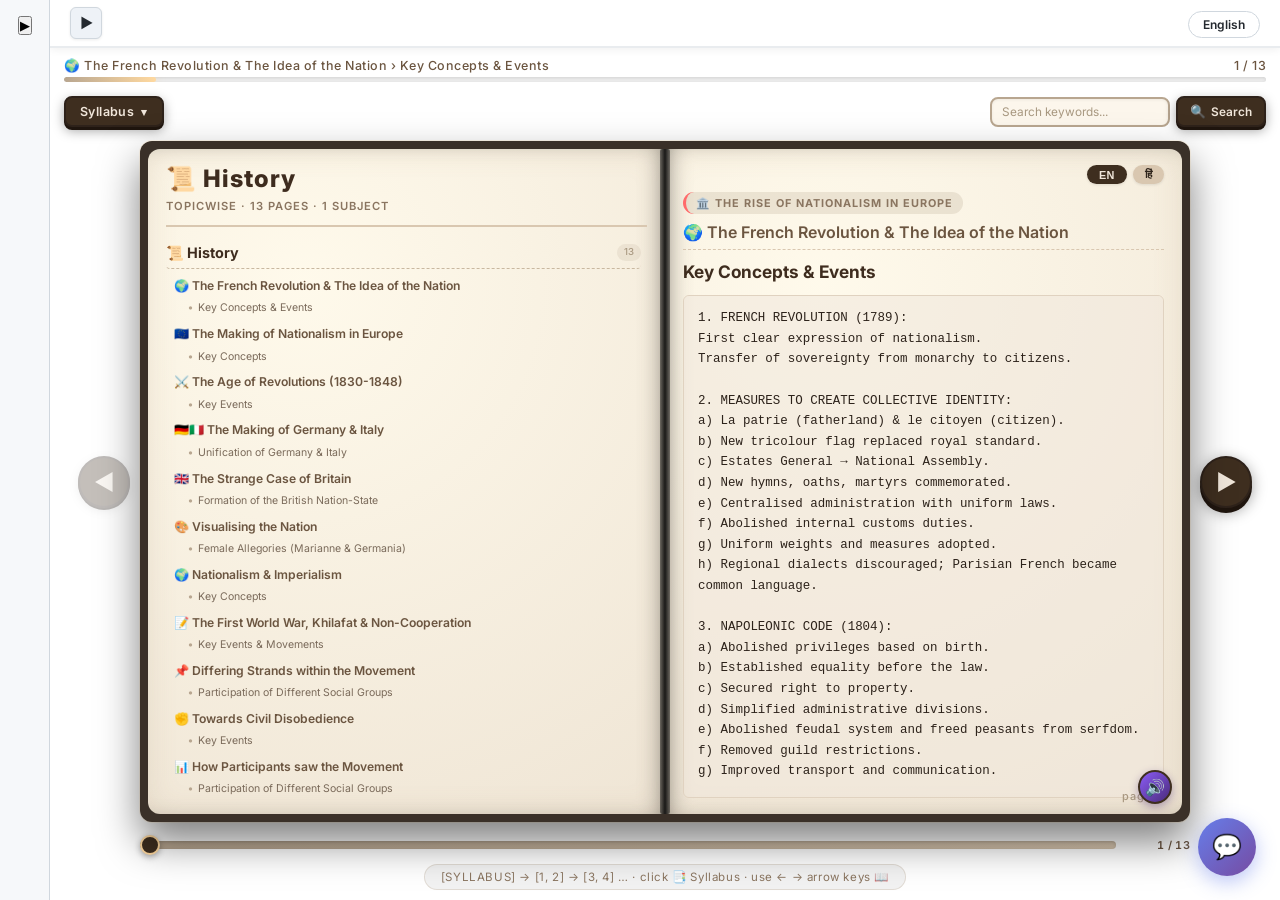
<file: index1.html>
<!-- index.html — Multi-Config Mind Map (electrical.html pattern) -->
<!DOCTYPE html>
<html lang="en">
<head>
    <meta charset="UTF-8">
    <meta name="viewport" content="width=device-width, initial-scale=1.0">
    <title>Mind Map | Multi-Config</title>

    <!-- Fonts -->
    <link href="https://fonts.googleapis.com/css2?family=Inter:wght@400;600;700&display=swap" rel="stylesheet">
    <link href="https://fonts.googleapis.com/css2?family=Noto+Sans+Devanagari:wght@400;600;700&display=swap" rel="stylesheet">

    <!-- ===== CONFIGURATION BLOCK (hard-coded like electrical.html) ===== -->
    <script>
        window.PAGE_CONFIG = {
            title: {
                english: "Mind Map | Multi-Config",
                hindi: "माइंड मैप | मल्टी-कॉन्फिग"
            },
            sidebarTitle: {
                english: "Mind Map",
                hindi: "माइंड मैप"
            }
        };

        // ============================================================
        // SUBJECT_TABS — HARD-CODED (electrical.html pattern)
        // Each main tab = a subject
        // Each sub-tab = chapter of that subject
        // ============================================================
        window.SUBJECT_TABS = {
            ENABLED: true,
            DEFAULT_ACTIVE: 0,
            MAIN_TABS: [
                {
                    id: "history",
                    name: { english: "📜 History", hindi: "📜 इतिहास" },
                    subTabs: [
                        { id: "hist_ch1", name: { english: "🏛️ The Rise of Nationalism in Europe", hindi: "🏛️ यूरोप में राष्ट्रवाद का उदय" } },
                        { id: "hist_ch2", name: { english: "🇮🇳 Nationalism in India", hindi: "🇮🇳 भारत में राष्ट्रवाद" } }
                    ]
                },
                {
                    id: "geography",
                    name: { english: "🗺️ Geography", hindi: "🗺️ भूगोल" },
                    subTabs: [
                        { id: "geo_ch1", name: { english: "🗺️ Resources and Development", hindi: "🗺️ संसाधन और विकास" } },
                        { id: "geo_ch2", name: { english: "🌊 Water Resources", hindi: "🌊 जल संसाधन" } }
                    ]
                },
                {
                    id: "democracy",
                    name: { english: "🏛️ Democracy", hindi: "🏛️ लोकतंत्र" },
                    subTabs: [
                        { id: "demo_ch1", name: { english: "🏛️ What is Democracy?", hindi: "🏛️ लोकतंत्र क्या है?" } },
                        { id: "demo_ch2", name: { english: "🗳️ Constitutional Design", hindi: "🗳️ संविधान निर्माण" } }
                    ]
                },
                {
                    id: "maths",
                    name: { english: "➗ Maths", hindi: "➗ गणित" },
                    subTabs: [
                        { id: "math_ch1", name: { english: "🔢 Real Numbers", hindi: "🔢 वास्तविक संख्याएँ" } },
                        { id: "math_ch2", name: { english: "📐 Polynomials", hindi: "📐 बहुपद" } }
                    ]
                },
                {
                    id: "science10",
                    name: { english: "🔬 Science", hindi: "🔬 विज्ञान" },
                    subTabs: [
                        { id: "sci_ch1", name: { english: "⚗️ Chemical Reactions", hindi: "⚗️ रासायनिक अभिक्रियाएँ" } },
                        { id: "sci_ch2", name: { english: "🔋 Electricity", hindi: "🔋 विद्युत" } }
                    ]
                },
                {
                    id: "mathematics2",
                    name: { english: "📐 Mathematics 2", hindi: "📐 गणित 2" },
                    subTabs: [
                        { id: "math2_ch1", name: { english: "📐 Chapter 1", hindi: "📐 अध्याय 1" } }
                    ]
                }
            ],
            OTHER_SUB_TABS: []
        };

        window.MINDMAP_LAYERS = {
            subject: { level: 0, hasChildren: true, expandable: true },
            chapter: { level: 1, hasChildren: true, expandable: true },
            topic: { level: 2, hasChildren: true, expandable: true },
            concept: { level: 3, hasChildren: true, expandable: true, hasDescription: true },
            description: { level: 4, hasChildren: false, expandable: false }
        };

        window.UI_CONFIG = {
            sidebar: {
                showLanguageSettings: true,
                showInstructions: true,
                showContentInfo: true,
                showLegend: true,
                showFooter: true
            }
        };

        // ============================================================
        // CONFIG_REGISTRY — where each subject's config file lives
        // ============================================================
        window.CONFIG_REGISTRY = {
            history:      "configs/history-config.js",
            geography:    "configs/geo-config.js",
            democracy:    "configs/democracy-config.js",
            maths:        "configs/maths-config.js",
            science10:    "configs/science-config.js",
            mathematics2: "configs/maths2-config.js"
        };

        window.__GLOBAL_NAME_MAP = {
            history:         'HISTORY_CONFIG',
            geography:       'GEOGRAPHY10_CONFIG',
            democracy:       'DEMOCRACY_CONFIG',
            maths:           'MATHEMATICS_CONFIG',
            science10:       'SCIENCE_CLASS10_CONFIG',
            mathematics2:    'MATHEMATICS2_CONFIG'
        };

        console.log('📋 SUBJECT_TABS ready (hard-coded):', window.SUBJECT_TABS.MAIN_TABS.map(t => t.id));
    </script>

    <!-- ===== STYLESHEETS ===== -->
    <link rel="stylesheet" href="sidebar.css">
    <link rel="stylesheet" href="upbar.css">
    <link rel="stylesheet" href="style.css">
    <link rel="stylesheet" href="booklogic.css">
    <link rel="stylesheet" href="book-page-slider.css">
    <link rel="stylesheet" href="book-pdf-export.css">
    <link rel="stylesheet" href="voice-viewer-style.css">

    <!-- Chatbot CSS -->
    <style>
        .chatbot-float-btn {
            position: fixed; bottom: 24px; right: 24px;
            width: 58px; height: 58px; border-radius: 50%;
            background: linear-gradient(135deg, #667eea 0%, #764ba2 100%);
            color: #fff; border: none; font-size: 24px; cursor: pointer;
            box-shadow: 0 6px 20px rgba(102, 126, 234, 0.45);
            z-index: 9998; display: flex; align-items: center; justify-content: center;
            transition: transform 0.25s ease, box-shadow 0.25s ease;
        }
        .chatbot-float-btn:hover { transform: scale(1.08); }
        .chatbot-float-btn.active { background: linear-gradient(135deg, #f5576c 0%, #f093fb 100%); }

        .chatbot-window {
            position: fixed; bottom: 96px; right: 24px;
            width: 380px; max-width: calc(100vw - 32px);
            height: 500px; max-height: calc(100vh - 120px);
            background: #fff; border-radius: 16px;
            box-shadow: 0 12px 48px rgba(0, 0, 0, 0.18);
            display: flex; flex-direction: column; overflow: hidden;
            z-index: 9999;
            transform: translateY(20px) scale(0.95); opacity: 0; pointer-events: none;
            transition: transform 0.25s ease, opacity 0.25s ease;
            font-family: 'Inter', -apple-system, BlinkMacSystemFont, sans-serif;
        }
        .chatbot-window.active { transform: translateY(0) scale(1); opacity: 1; pointer-events: auto; }
        .chatbot-header {
            background: linear-gradient(135deg, #667eea 0%, #764ba2 100%);
            color: #fff; padding: 12px 14px;
            display: flex; justify-content: space-between; align-items: center;
        }
        .chatbot-header-left { display: flex; align-items: center; gap: 10px; }
        .chatbot-avatar { font-size: 22px; }
        .chatbot-title { font-size: 14px; font-weight: 600; }
        .chatbot-status { font-size: 10px; opacity: 0.85; margin-top: 2px; }
        .chatbot-header-actions { display: flex; gap: 6px; }
        .chatbot-icon-btn {
            background: rgba(255, 255, 255, 0.2); border: none; color: #fff;
            width: 28px; height: 28px; border-radius: 6px; cursor: pointer;
            font-size: 13px; display: flex; align-items: center; justify-content: center;
        }
        .chatbot-icon-btn:hover { background: rgba(255, 255, 255, 0.35); }
        .chatbot-messages {
            flex: 1 1 0; min-height: 0; overflow-y: auto;
            padding: 14px; background: #f8f9fb;
            display: flex; flex-direction: column; gap: 10px;
        }
        .chatbot-msg { max-width: 88%; padding: 10px 14px; border-radius: 14px; font-size: 13px; line-height: 1.5; }
        .chatbot-msg.user { align-self: flex-end; background: linear-gradient(135deg, #667eea 0%, #764ba2 100%); color: #fff; }
        .chatbot-msg.ai { align-self: flex-start; background: #fff; border: 1px solid #e2e8f0; }
        .chatbot-typing { display: none; padding: 8px 16px; gap: 4px; background: #f8f9fb; }
        .chatbot-typing.active { display: flex; align-items: center; }
        .chatbot-typing span {
            width: 7px; height: 7px; background: #a0aec0;
            border-radius: 50%; animation: chatbotTyping 1.2s infinite;
        }
        .chatbot-typing span:nth-child(2) { animation-delay: 0.15s; }
        .chatbot-typing span:nth-child(3) { animation-delay: 0.3s; }
        @keyframes chatbotTyping {
            0%, 60%, 100% { transform: translateY(0); opacity: 0.5; }
            30% { transform: translateY(-5px); opacity: 1; }
        }
        .chatbot-input-bar {
            display: flex; gap: 8px; padding: 10px 12px;
            background: #fff; border-top: 1px solid #e2e8f0;
        }
        .chatbot-input {
            flex: 1; resize: none; border: 1px solid #e2e8f0;
            border-radius: 10px; padding: 9px 12px; font-size: 13px;
            font-family: inherit; outline: none;
        }
        .chatbot-send-btn {
            background: linear-gradient(135deg, #667eea 0%, #764ba2 100%);
            color: #fff; border: none; width: 40px; border-radius: 10px;
            cursor: pointer; font-size: 16px;
        }
        @media (max-width: 480px) {
            .chatbot-window {
                width: calc(100vw - 16px);
                height: calc(100vh - 100px);
                right: 8px; bottom: 84px;
            }
            .chatbot-float-btn { bottom: 16px; right: 16px; width: 52px; height: 52px; }
        }
    </style>

    <!-- Sidebar start-state -->
    <script>
    (function applyInitialSidebarState() {
        var saved = null;
        try { saved = localStorage.getItem('sidebar_collapsed'); } catch (e) {}
        var collapsed = (saved === null) ? true : (saved === '1');
        window.__SIDEBAR_COLLAPSED__ = collapsed;
    })();
    </script>

    <!-- Early-hide sidebar -->
    <script>
    (function () {
        'use strict';
        var earlyStyle = document.createElement('style');
        earlyStyle.id = 'sidebar-initial-collapse';
        earlyStyle.textContent =
            '#sidebar { width: 0 !important; min-width: 0 !important; overflow: hidden !important; }' +
            '#sidebar > * { visibility: hidden !important; }';
        document.head.appendChild(earlyStyle);
    })();
    </script>
</head>

<body>

<!-- ============== SIDEBAR ============== -->
<div class="sidebar" id="sidebar">
    <div class="sidebar-header">
        <h2 class="sidebar-title" id="sidebar-title">Mind Map</h2>
        <button class="sidebar-toggle" id="sidebarToggle" aria-label="Toggle sidebar">◀</button>
    </div>

    <div class="sidebar-content">
        <div class="section">
            <h3>🧭 Navigation</h3>
            <div class="navigation-container" id="navigation-content"></div>
        </div>
        <hr>
        <div class="section" id="language-section">
            <h3>🌐 Language Settings</h3>
            <div class="radio-group">
                <label class="radio-label"><input type="radio" name="language" value="english" checked> English</label>
                <label class="radio-label"><input type="radio" name="language" value="hindi"> हिंदी</label>
            </div>
        </div>
        <hr>
        <div class="section" id="view-mode-section">
            <h3>👁️ View Mode</h3>
            <div class="view-mode-radio-group">
                <label class="radio-label"><input type="radio" name="viewMode" value="mindmap"><span>🧠 Mind Map</span></label>
                <label class="radio-label"><input type="radio" name="viewMode" value="book" checked><span>📖 Topicwise Book</span></label>
                <label class="radio-label"><input type="radio" name="viewMode" value="complete"><span>📚 Complete Book</span></label>
            </div>
        </div>
        <hr>
        <div class="section" id="instructions-section">
            <h3>📋 Instructions</h3>
            <div class="instructions" id="instructions-content">
                • <strong>Double-click</strong> on subject to show/hide everything<br>
                • <strong>Double-click</strong> on chapter to expand/collapse<br>
                • <strong>Double-click</strong> on topic to expand/collapse<br>
                • <strong>Double-click</strong> on concept to show/hide details
            </div>
        </div>
        <hr>
        <div class="section" id="content-section">
            <h3>📊 Content Info</h3>
            <div class="content-info" id="content-info">Loading...</div>
        </div>
        <hr>
        <div class="section" id="legend-section">
            <h3>🎨 Legend</h3>
            <div class="legend" id="legend-content">
                <div class="legend-item"><span class="legend-color subject"></span> Subject</div>
                <div class="legend-item"><span class="legend-color chapter"></span> Chapter</div>
                <div class="legend-item"><span class="legend-color topic"></span> Topic</div>
                <div class="legend-item"><span class="legend-color concept"></span> Concept</div>
                <div class="legend-item"><span class="legend-color description"></span> Description</div>
            </div>
        </div>
        <div class="footer" id="footer">Mind Map · Multi-Config</div>
    </div>
</div>

<!-- ============== MAIN ============== -->
<div class="main-content" id="mainContent">
    <div class="sticky-header" id="stickyHeader">
        <button class="tabs-toggle-btn" id="tabsToggleBtn" title="Hide/Show Topics">◀</button>
        <div class="tabs-wrapper" id="tabs-container"></div>
        <div class="badge" id="language-badge">English</div>
    </div>

    <div id="container" class="mindmap-view"></div>

    <!-- TOPICWISE BOOK -->
    <div class="book-view" id="bookView">
        <div class="book-progress-bar">
            <div class="book-progress-info">
                <span id="bookProgressLabel">Syllabus</span>
                <span id="bookProgressCounter">1 / 1</span>
            </div>
            <div class="book-progress-track">
                <div class="book-progress-fill" id="bookProgressFill"></div>
            </div>
        </div>
        <div class="book-syllabus-bar">
            <button class="book-syllabus-btn" id="bookSyllabusBtn" title="Quick jump to any topic">
                <span class="book-syllabus-text">Syllabus</span>
                <span class="book-syllabus-caret" id="bookSyllabusCaret">▾</span>
            </button>
            <div class="book-search-box">
                <input type="text" id="bookSearchInput" class="book-search-input" placeholder="Search keywords..." autocomplete="off">
                <button class="book-search-btn" id="bookSearchBtn" title="Search">
                    <span class="book-search-icon">🔍</span>
                    <span class="book-search-label">Search</span>
                </button>
                <div class="book-search-status" id="bookSearchStatus"></div>
                <div class="book-search-nav" id="bookSearchNav">
                    <button class="book-search-nav-btn" id="bookSearchLeftBtn" title="Previous match">◀</button>
                    <button class="book-search-nav-btn" id="bookSearchRightBtn" title="Next match">▶</button>
                </div>
            </div>
            <div class="book-syllabus-panel" id="bookSyllabusPanel">
                <div class="book-syllabus-list" id="bookSyllabusList"></div>
            </div>
        </div>
        <div class="book-stage">
            <button class="book-arrow-btn" id="bookLeftBtn" title="Previous page (← arrow)">◀</button>
            <div class="book" id="book">
                <div class="book-page book-page-left"  id="bookLeftPage"></div>
                <div class="book-page book-page-right" id="bookRightPage"></div>
                <div class="flip-page" id="flipPage">
                    <div class="face face-front" id="faceFront"></div>
                    <div class="face face-back"  id="faceBack"></div>
                </div>
                <div class="flip-shadow" id="flipShadow"></div>
            </div>
            <button class="book-arrow-btn" id="bookRightBtn" title="Next page (→ arrow)">▶</button>
        </div>
        <div class="book-page-slider">
            <input type="range" id="bookPageSlider" class="page-slider" min="0" max="0" value="0" step="1">
            <span class="page-slider-label" id="bookSliderLabel">0 / 0</span>
        </div>
        <div class="book-hint">[SYLLABUS] → [1, 2] → [3, 4] … · click 📑 Syllabus · use ← → arrow keys 📖</div>
    </div>

    <!-- COMPLETE BOOK -->
    <div class="complete-book-view" id="completeBookView">
        <div class="book-progress-bar">
            <div class="book-progress-info">
                <span id="cbProgressLabel">Complete Book</span>
                <span id="cbProgressCounter">1 / 1</span>
            </div>
            <div class="book-progress-track">
                <div class="book-progress-fill" id="cbProgressFill"></div>
            </div>
        </div>
        <div class="book-syllabus-bar">
            <button class="book-syllabus-btn" id="cbSyllabusBtn" title="Quick jump to any topic">
                <span class="book-syllabus-text">Syllabus</span>
                <span class="book-syllabus-caret" id="cbSyllabusCaret">▾</span>
            </button>
            <div class="book-search-box">
                <input type="text" id="cbSearchInput" class="book-search-input" placeholder="Search keywords..." autocomplete="off">
                <button class="book-search-btn" id="cbSearchBtn" title="Search">
                    <span class="book-search-icon">🔍</span>
                    <span class="book-search-label">Search</span>
                </button>
                <div class="book-search-status" id="cbSearchStatus"></div>
                <div class="book-search-nav" id="cbSearchNav">
                    <button class="book-search-nav-btn" id="cbSearchLeftBtn" title="Previous match">◀</button>
                    <button class="book-search-nav-btn" id="cbSearchRightBtn" title="Next match">▶</button>
                </div>
            </div>
            <div class="book-syllabus-panel" id="cbSyllabusPanel">
                <div class="book-syllabus-list" id="cbSyllabusList"></div>
            </div>
        </div>
        <div class="book-stage">
            <button class="book-arrow-btn" id="cbLeftBtn" title="Previous spread (← arrow)">◀</button>
            <div class="book" id="completeBook">
                <div class="book-page book-page-left"  id="cbLeftPage"></div>
                <div class="book-page book-page-right" id="cbRightPage"></div>
                <div class="flip-page" id="cbFlipPage">
                    <div class="face face-front" id="cbFaceFront"></div>
                    <div class="face face-back"  id="cbFaceBack"></div>
                </div>
                <div class="flip-shadow" id="cbFlipShadow"></div>
            </div>
            <button class="book-arrow-btn" id="cbRightBtn" title="Next spread (→ arrow)">▶</button>
        </div>
        <div class="book-page-slider">
            <input type="range" id="cbPageSlider" class="page-slider" min="0" max="0" value="0" step="1">
            <span class="page-slider-label" id="cbSliderLabel">0 / 0</span>
        </div>
        <div class="book-hint">📚 Complete Book · all subjects · click 📑 Syllabus · 🔍 search · flip with ← → 📖</div>
    </div>

    <!-- HEATMAP -->
    <div class="heatmap-view" id="heatmapView">
        <div id="heatmapContainer"></div>
    </div>
</div>

<!-- ============== CHATBOT UI ============== -->
<button id="chatbotFloatBtn" class="chatbot-float-btn">💬</button>
<div id="chatbotWindow" class="chatbot-window">
    <div class="chatbot-header">
        <div class="chatbot-header-left">
            <span class="chatbot-avatar">🤖</span>
            <div class="chatbot-header-text">
                <div class="chatbot-title">RAG Assistant</div>
                <div class="chatbot-status" id="chatbotStatus">Loading...</div>
            </div>
        </div>
        <div class="chatbot-header-actions">
            <button id="chatbotClear" class="chatbot-icon-btn" title="Clear chat">🗑️</button>
            <button id="chatbotCloseBtn" class="chatbot-icon-btn" title="Close">✕</button>
        </div>
    </div>
    <div class="chatbot-messages" id="chatbotMessages"></div>
    <div class="chatbot-typing" id="chatbotTyping"><span></span><span></span><span></span></div>
    <div class="chatbot-input-bar">
        <textarea id="chatbotInput" class="chatbot-input" placeholder="Ask anything... (Enter to send)" rows="1"></textarea>
        <button id="chatbotSend" class="chatbot-send-btn">➤</button>
    </div>
</div>

<!-- ============== CONFIG PRE-LOADER ============== -->
<script>
(function () {
    'use strict';
    console.log('🔄 Config Pre-Loader: Starting...');

    var registry = window.CONFIG_REGISTRY || {};
    var configKeys = Object.keys(registry);
    var totalConfigs = configKeys.length;
    var GM = window.__GLOBAL_NAME_MAP || {};

    if (totalConfigs === 0) {
        console.warn('⚠️ Registry empty — dispatching allConfigsReady immediately');
        window.dispatchEvent(new CustomEvent('allConfigsReady', { detail: { count: 0 } }));
        return;
    }

    var loadedCount = 0;

    configKeys.forEach(function (key) {
        var path = registry[key];
        var globalName = GM[key] || (key.toUpperCase() + '_CONFIG');

        var script = document.createElement('script');
        script.src = path;
        script.dataset.configKey = key;
        script.async = false;

        script.onload = function () {
            var loaded = window[globalName];
            loadedCount++;
            if (loaded && loaded.chapters) {
                console.log('✅ Config loaded: ' + key + ' → ' + globalName + ' (' + loaded.chapters.length + ' ch) [' + loadedCount + '/' + totalConfigs + ']');
            } else {
                console.warn('⚠️ Config loaded but global invalid: ' + globalName);
            }
            if (loadedCount === totalConfigs) {
                console.log('🎉 All configs pre-loaded!');
                window.dispatchEvent(new CustomEvent('allConfigsReady', { detail: { count: totalConfigs } }));
            }
        };

        script.onerror = function () {
            loadedCount++;
            console.error('❌ Failed to load config: ' + path);
            if (loadedCount === totalConfigs) {
                window.dispatchEvent(new CustomEvent('allConfigsReady', { detail: { count: totalConfigs, errors: true } }));
            }
        };

        document.head.appendChild(script);
    });

    console.log('🔄 Pre-loading ' + totalConfigs + ' configs...');
})();
</script>

<!-- ============== CONFIG DISCOVERY ADAPTER ============== -->
<script>
(function () {
    'use strict';

    function findConfig(key) {
        var GM = window.__GLOBAL_NAME_MAP || {};
        var globalName = GM[key] || (key.toUpperCase() + '_CONFIG');
        if (window[globalName] && window[globalName].chapters) return window[globalName];
        return null;
    }

    window.__CONFIG_DISCOVERY = {
        getAllConfigs: function () {
            var registry = window.CONFIG_REGISTRY || {};
            var result = [];
            Object.keys(registry).forEach(function (key) {
                var cfg = findConfig(key);
                if (cfg) result.push({ key: key, config: cfg });
            });
            return result;
        },
        findConfigById: function (id) { return findConfig(id); },
        getActiveSubjectKey: function () {
            return window.__currentSubjectKey || null;
        }
    };
    console.log('✅ __CONFIG_DISCOVERY ready');
})();
</script>

<!-- ============== CORE SCRIPTS (bottom, following electrical.html pattern) ============== -->
<script src="script.js"></script>
<script src="upbar.js"></script>
<script src="sidebar.js"></script>
<script src="booklogic.js"></script>
<script src="book-page-slider.js"></script>
<script src="book-pdf-export.js"></script>
<script src="voice-viewer-script.js"></script>
<script src="chatbot/chatbot-rag.js"></script>
<script src="mobile-notifications.js"></script>

<!-- ============== BRIDGE: Subject + Language ============== -->
<script>
(function () {
    'use strict';

    window.__onSubjectChanged = function (key) {
        console.log('🔁 Subject changed:', key);
        if (key) window.__currentSubjectKey = key;

        if (window.BookView && window.BookView.reload) window.BookView.reload();
        if (window.CompleteBookView && window.CompleteBookView.reload) window.CompleteBookView.reload();
    };

    document.querySelectorAll('input[name="language"]').forEach(function (radio) {
        radio.addEventListener('change', function () {
            if (!this.checked) return;
            var lang = this.value;
            document.body.classList.toggle('hindi-active', lang === 'hindi');
            if (window.BookView && window.BookView.setLanguage) window.BookView.setLanguage(lang);
            if (window.CompleteBookView && window.CompleteBookView.setLanguage) window.CompleteBookView.setLanguage(lang);
            document.dispatchEvent(new CustomEvent('languagechange', { detail: { language: lang } }));
        });
    });

    console.log('✅ Bridge installed');
})();
</script>

</body>
</html>
</file>
<file: sidebar.css>
/* ==========================================================
   sidebar.css  —  Sidebar, Navigation, Legend, Flashcard UI
   ========================================================== */

html, body { height: 100%; margin: 0; }
body.electrical-page { display: flex; height: 100vh; overflow: hidden; }

.sidebar {
    height: 100vh;
    overflow-y: auto;
    flex-shrink: 0;
    transition: none !important;
}
.sidebar.transitions-ready { transition: width 0.3s ease !important; }

.sidebar-header {
    display: flex;
    align-items: center;
    gap: 6px;
    flex-wrap: wrap;
}
.sidebar-header .sidebar-title {
    flex: 1 1 auto;
    min-width: 0;
    margin: 0;
}

/* home button */
.sidebar-home-btn {
    display: inline-flex;
    align-items: center;
    justify-content: center;
    gap: 4px;
    padding: 5px 10px;
    margin-right: 6px;
    background: #228be6;
    color: #fff !important;
    border-radius: 6px;
    text-decoration: none;
    font-size: 12px;
    font-weight: 600;
    transition: all 0.2s ease;
    box-shadow: 0 1px 3px rgba(34, 139, 230, 0.3);
    white-space: nowrap;
}
.sidebar-home-btn:hover {
    background: #1c7ed6;
    transform: translateY(-1px);
    box-shadow: 0 3px 8px rgba(34, 139, 230, 0.4);
}

/* navigation links */
.nav-links-wrapper { display: flex; flex-direction: column; gap: 16px; }
.nav-section {
    background: #f8f9fa;
    border-radius: 8px;
    padding: 12px;
    border: 1px solid #e9ecef;
}
.nav-section-title {
    font-size: 12px;
    font-weight: 600;
    color: #6c757d;
    margin-bottom: 8px;
    text-transform: uppercase;
}
.nav-link {
    display: block;
    padding: 8px 12px;
    margin: 4px 0;
    border-radius: 6px;
    color: #212529;
    text-decoration: none;
    font-size: 13px;
    transition: all 0.2s;
    border-left: 3px solid transparent;
}
.nav-link:hover {
    background: #e9ecef;
    border-left-color: #228be6;
}
.nav-link.active {
    background: #e7f5ff;
    border-left-color: #228be6;
    font-weight: 600;
}
.sidebar .nav-link.active {
    border-left-color: #1e7e34 !important;
    background: #e6f5ea !important;
}
.sidebar .nav-link:hover {
    border-left-color: #1e7e34 !important;
}

/* radio groups */
.view-mode-radio-group {
    display: flex;
    flex-direction: column;
    gap: 6px;
    margin-top: 4px;
}
.view-mode-radio-group .radio-label {
    display: flex;
    align-items: center;
    gap: 8px;
    padding: 6px 10px;
    border-radius: 6px;
    cursor: pointer;
    font-size: 13px;
    transition: background 0.15s;
    border: 1px solid transparent;
}
.view-mode-radio-group .radio-label:hover { background: #f0f4f8; }
.view-mode-radio-group .radio-label input { margin: 0; cursor: pointer; }

/* misc text */
.sidebar .section h3 { margin-top: 0; }
.sidebar .content-info { font-size: 12px; color: #495057; line-height: 1.5; }
.sidebar .instructions { font-size: 12px; line-height: 1.6; color: #495057; }
.sidebar .legend { display: flex; flex-direction: column; gap: 6px; font-size: 12px; }
.sidebar .legend-item { display: flex; align-items: center; gap: 8px; }
.sidebar .legend-color {
    display: inline-block;
    width: 14px; height: 14px;
    border-radius: 3px;
}
.sidebar .legend-color.subject     { background: #4dabf7; }
.sidebar .legend-color.chapter     { background: #51cf66; }
.sidebar .legend-color.topic       { background: #ffd43b; }
.sidebar .legend-color.concept     { background: #ff922b; }
.sidebar .legend-color.description { background: #e599f7; }

.sidebar .footer {
    text-align: center;
    font-size: 11px;
    color: #868e96;
    padding: 12px 0;
}

/* ---- Sidebar subject picker ---- */
.sidebar .nav-link.nav-subject {
    display: flex;
    align-items: center;
    gap: 8px;
    padding: 9px 12px;
    margin: 3px 0;
    border-radius: 6px;
    cursor: pointer;
    font-size: 13px;
    font-weight: 500;
    color: #212529;
    border-left: 3px solid transparent;
    background: #ffffff;
    transition: all 0.18s ease;
    user-select: none;
}
.sidebar .nav-link.nav-subject:hover {
    background: #eef6ff;
    border-left-color: #228be6;
    transform: translateX(3px);
}
.sidebar .nav-link.nav-subject.active {
    background: #e6f5ea;
    border-left-color: #1e7e34;
    font-weight: 700;
    color: #0d4a1e;
    box-shadow: 0 1px 3px rgba(30, 126, 52, 0.12);
}
.sidebar .nav-link.nav-subject.active::after {
    content: "✓";
    margin-left: auto;
    color: #1e7e34;
    font-weight: 700;
    font-size: 12px;
}
.sidebar .nav-link.nav-subject:focus-visible {
    outline: 2px solid var(--color-primary);
    outline-offset: 2px;
}
</file>
<file: upbar.css>
/* ==========================================================
   upbar.css  —  Sticky header, main-tabs, sub-tabs, badge
   ========================================================== */

.sticky-header {
    position: sticky;
    top: 0;
    z-index: 100;
    background: var(--color-bg-secondary, #fff);
    padding: 8px 20px;
    border-bottom: 2px solid #e9ecef;
    box-shadow: 0 2px 8px rgba(0, 0, 0, 0.06);
    display: flex;
    justify-content: space-between;
    align-items: flex-start;
    gap: 12px;
    flex-shrink: 0;
    min-height: 55px;
    flex-wrap: wrap;
    max-height: 45vh;
    overflow-y: auto;
    transition: max-height 0.3s ease, min-height 0.3s ease, padding 0.3s ease;
}
.sticky-header.tabs-collapsed {
    max-height: 48px !important;
    min-height: 48px !important;
    padding: 8px 20px !important;
    overflow: hidden !important;
    align-items: center !important;
    flex-wrap: nowrap !important;
}
.sticky-header.tabs-collapsed .tabs-wrapper { display: none !important; }

.tabs-wrapper {
    display: flex;
    flex-direction: column;
    align-items: flex-start;
    width: 100%;
    max-width: 100%;
    pointer-events: auto;
    flex: 1 1 auto;
    min-width: 0;
}
.main-tabs-row {
    display: flex !important;
    flex-direction: row !important;
    flex-wrap: wrap !important;
    gap: 6px !important;
    width: 100% !important;
    align-items: center !important;
    justify-content: flex-start !important;
}

.tab-main {
    display: inline-block !important;
    width: auto !important;
    flex: 0 0 auto !important;
    min-width: auto !important;
    max-width: none !important;
    white-space: nowrap !important;
    padding: 7px 14px !important;
    font-size: 13px !important;
    border-radius: 8px !important;
    background: #ffcccc !important;
    border: 2px solid #ff9999 !important;
    font-weight: 700 !important;
    cursor: pointer !important;
    transition: all 0.3s ease !important;
    font-family: inherit !important;
    color: #333 !important;
    box-shadow: 0 1px 3px rgba(255, 0, 0, 0.1) !important;
    text-align: center !important;
    margin: 0 !important;
}
.tab-main:hover  { background: #ffbbbb !important; }
.tab-main.active { background: #ffaaaa !important; border-color: #ff6666 !important; box-shadow: 0 2px 8px rgba(255, 0, 0, 0.25); }
.tab-main .arrow { display: none; }

.sub-tabs-container {
    display: flex !important;
    flex-direction: row !important;
    flex-wrap: wrap !important;
    gap: 5px !important;
    padding: 6px 0 2px 0 !important;
    width: 100% !important;
    align-items: center !important;
    justify-content: flex-start !important;
}
.tab-sub {
    display: inline-block !important;
    width: auto !important;
    flex: 0 0 auto !important;
    min-width: auto !important;
    max-width: none !important;
    white-space: nowrap !important;
    padding: 5px 10px !important;
    font-size: 12px !important;
    border-radius: 6px !important;
    background: #ffcccc !important;
    border: 1.5px solid #ff9999 !important;
    cursor: pointer !important;
    transition: all 0.2s ease !important;
    font-family: inherit !important;
    color: #333 !important;
    box-shadow: 0 1px 2px rgba(255, 0, 0, 0.08) !important;
    margin: 0 !important;
}
.tab-sub:hover  { background: #ffbbbb !important; transform: scale(1.03); }
.tab-sub.active { background: #ffaaaa !important; border-color: #ff6666 !important; font-weight: 600; box-shadow: 0 2px 6px rgba(255, 0, 0, 0.2); }

.badge {
    background: var(--color-bg-secondary, #fff);
    color: var(--color-text-primary, #212529);
    padding: 5px 14px;
    border-radius: 30px;
    font-size: 12px;
    font-weight: 600;
    border: 1px solid var(--color-border, #dee2e6);
    flex-shrink: 0;
    margin-top: 2px;
}

.tabs-toggle-btn {
    display: inline-flex;
    align-items: center;
    justify-content: center;
    width: 32px; height: 32px;
    background: #eef2f7;
    color: #24292f;
    border: 1px solid #d0d7de;
    border-radius: 6px;
    font-size: 14px;
    font-weight: 700;
    cursor: pointer;
    flex-shrink: 0;
    transition: all 0.2s ease;
    box-shadow: 0 1px 3px rgba(0, 0, 0, 0.08);
    margin-top: 2px;
    padding: 0;
    font-family: inherit;
    line-height: 1;
}
.tabs-toggle-btn:hover  { background: #e0e8f0; border-color: #6e7781; transform: translateY(-1px); box-shadow: 0 2px 6px rgba(0, 0, 0, 0.15); }
.tabs-toggle-btn:active { transform: translateY(0); box-shadow: 0 1px 2px rgba(0, 0, 0, 0.1); }
.sticky-header.tabs-collapsed .tabs-toggle-btn { margin-top: 0; }

.main-content {
    flex: 1;
    position: relative;
    overflow: hidden;
    display: flex;
    flex-direction: column;
    background: var(--color-bg-secondary, #fff);
    height: 100vh;
    min-height: 0;
    min-width: 0;
}

#container {
    flex: 1;
    min-height: 0;
    overflow: auto;
    position: relative;
    background: var(--color-bg-secondary, #fff);
    padding: 20px;
}

@media (max-width: 768px) {
    .sticky-header { padding: 6px 12px; min-height: 48px; max-height: 40vh; }
    .tabs-wrapper { max-width: 100%; }
    .tab-main { font-size: 12px !important; padding: 5px 10px !important; }
    .tab-sub  { font-size: 11px !important; padding: 4px 8px !important; }
    #container { padding: 12px; }
    .badge { font-size: 11px; padding: 4px 10px; }
}
@media (max-width: 480px) {
    .sticky-header { padding: 4px 6px; min-height: 42px; max-height: 38vh; }
    .tab-main { font-size: 11px !important; padding: 4px 8px !important; }
    .tab-sub  { font-size: 10px !important; padding: 3px 6px !important; }
    #container { padding: 6px; }
}
</file>
<file: style.css>
/* ============================================================
   style.css — Mind-Map engine only
   ============================================================ */

/* ===== CSS VARIABLES ===== */
:root {
    --color-primary: #1e7e34;
    --color-primary-dark: #166b2a;
    --color-bg-primary: #eef2f7;
    --color-bg-sidebar: #f6f8fa;
    --color-bg-secondary: #ffffff;
    --color-bg-hover: #f3f4f6;
    --color-text-primary: #24292f;
    --color-text-secondary: #57606a;
    --color-text-muted: #6e7781;
    --color-border: #d0d7de;
    --color-border-hover: #6e7781;

    --node-subject: #FFD700;
    --node-chapter: #FFB6C1;
    --node-topic: #98FB98;
    --node-concept: #FFA07A;
    --node-description: #DDA0DD;

    --sidebar-width: 320px;
    --sidebar-collapsed: 50px;
    --spacing-lg: 16px;
    --spacing-xl: 20px;
    --spacing-xxl: 24px;

    --font-family: 'Inter', -apple-system, BlinkMacSystemFont, sans-serif;
    --font-family-hindi: 'Noto Sans Devanagari', 'Inter', sans-serif;
    --font-family-emoji: "Segoe UI Emoji", "Apple Color Emoji",
                         "Noto Color Emoji", "Android Emoji",
                         "EmojiSymbols", sans-serif;
    --font-size-lg: 14px;
    --font-size-xl: 16px;
}

/* ===== RESET / BASE ===== */
* {
    margin: 0;
    padding: 0;
    box-sizing: border-box;
}

body {
    font-family: var(--font-family);
    display: flex;
    height: 100vh;
    overflow: hidden;
    background: var(--color-bg-primary);
    color: var(--color-text-primary);
}

body.hindi-active {
    font-family: var(--font-family-hindi);
}

/* ============================================================
   ✅ SIDEBAR — base width + collapsed width (WAS MISSING!)
   Without this, .sidebar has no width to collapse from.
   ============================================================ */
.sidebar {
    width: var(--sidebar-width);           /* 320px expanded */
    min-width: 0;
    flex-shrink: 0;
    background: var(--color-bg-sidebar);
    border-right: 1px solid var(--color-border);
    display: flex;
    flex-direction: column;
    height: 100vh;
    overflow-y: auto;
    overflow-x: hidden;
    transition: width 0.3s ease;
}
.sidebar.collapsed {
    width: var(--sidebar-collapsed);       /* 50px collapsed */
}
.sidebar.collapsed .sidebar-title {
    display: none;
}
.sidebar.collapsed .sidebar-content {
    opacity: 0;
    visibility: hidden;
    pointer-events: none;
}
.sidebar.collapsed .sidebar-header {
    padding: 16px 8px;
    justify-content: center;
}

/* ===== FOOTER (used inside sidebar) ===== */
.footer {
    font-size: 12px;
    color: var(--color-text-muted);
    text-align: center;
    padding-top: 16px;
    margin-top: 16px;
    border-top: 1px solid var(--color-border);
}

/* ============================================================
   MIND MAP CONTAINER + SVG
   ============================================================ */
#container {
    flex: 1;
    min-height: 0;
    overflow: auto;
    position: relative;
    background: var(--color-bg-secondary);
    padding: 20px;
}

#container svg {
    display: block;
    margin: 0 auto;
    background: var(--color-bg-secondary);
    border: 1px solid var(--color-border);
    border-radius: 8px;
}

.node rect {
    cursor: pointer;
    transition: filter 0.2s;
}

.node:hover rect {
    filter: drop-shadow(0 4px 8px rgba(0, 0, 0, 0.1));
}

.node text {
    user-select: none;
    pointer-events: none;
    fill: #000;
    font-family: inherit;
}

.connection path {
    stroke: #8f97b3;
    stroke-width: 2;
    fill: none;
    opacity: 0.8;
    transition: stroke 0.2s;
}

.connection:hover path {
    stroke: var(--color-primary);
}

.hindi-active .node text {
    font-family: var(--font-family-hindi);
}

/* ============================================================
   LOADING STATES
   ============================================================ */
html.js-loading {
    visibility: hidden;
    opacity: 0;
}

html.js-loaded {
    visibility: visible;
    opacity: 1;
    transition: opacity 0.2s ease;
}

/* ============================================================
   SCROLLBARS
   ============================================================ */
::-webkit-scrollbar {
    width: 12px;
    height: 12px;
}

::-webkit-scrollbar-track {
    background: #f1f1f1;
}

::-webkit-scrollbar-thumb {
    background: #c0c7cf;
    border-radius: 6px;
    border: 3px solid #f1f1f1;
}

::-webkit-scrollbar-thumb:hover {
    background: #a0a9b3;
}

/* ============================================================
   FOCUS STATES
   ============================================================ */
.node:focus-visible rect,
svg:focus-visible {
    outline: 2px solid var(--color-primary);
    outline-offset: 2px;
}

/* ============================================================
   HINDI FONT OVERRIDES
   ============================================================ */
.hindi-active .footer {
    font-family: var(--font-family-hindi);
}

/* ============================================================
   RESPONSIVE
   ============================================================ */
@media (max-width: 768px) {
    #container {
        padding: 12px;
    }
}

@media (max-width: 480px) {
    #container {
        padding: 6px;
    }
}

/* ============================================================
   PRINT
   ============================================================ */
@media print {
    #container svg {
        background: white;
        border: 1px solid #000;
        box-shadow: none;
    }

    .node text {
        fill: black;
    }

    .connection path {
        stroke: #666 !important;
    }
}

/* ============================================================
   HEATMAP VIEW
   ============================================================ */
.heatmap-view {
    display: none;
    flex-direction: column;
    width: 100%;
    height: 100%;
    padding: 16px 20px;
    box-sizing: border-box;
    overflow: hidden;
    background: var(--color-bg-secondary);
}
.heatmap-view.active {
    display: flex;
    flex: 1 1 auto;
    min-height: 0;
}
#heatmapContainer {
    width: 100%;
    height: 100%;
    overflow-y: auto;
    padding-right: 8px;
    scrollbar-width: thin;
}

/* ============================================================
   Google Sheet Link Button
   ============================================================ */
.sheet-link-btn {
    display: inline-flex;
    align-items: center;
    justify-content: center;
    width: 32px;
    height: 32px;
    background: #28a745;
    color: #fff !important;
    border: 1px solid #1e7e34;
    border-radius: 6px;
    font-size: 15px;
    text-decoration: none;
    flex-shrink: 0;
    transition: all 0.2s ease;
    box-shadow: 0 1px 3px rgba(40, 167, 69, 0.35);
    margin-top: 2px;
    padding: 0;
    line-height: 1;
    font-family: var(--font-family-emoji);
}
.sheet-link-btn:hover {
    background: #218838;
    transform: translateY(-1px);
    box-shadow: 0 3px 8px rgba(40, 167, 69, 0.5);
}
.sheet-link-btn:active {
    transform: translateY(0);
    box-shadow: 0 1px 2px rgba(40, 167, 69, 0.4);
}
.sticky-header.tabs-collapsed .sheet-link-btn {
    margin-top: 0;
}
</file>
<file: booklogic.css>
/* ==========================================================
   booklogic.css — Book view, flip animations, syllabus panel, search
   ========================================================== */

/* ---- view containers ---- */
.book-view, .complete-book-view {
    display: none;
    flex-direction: column;
    align-items: center;
    gap: 10px;
    width: 100%;
    height: 100%;
    padding: 10px 14px;
    box-sizing: border-box;
    overflow: hidden;
}
.book-view.active, .complete-book-view.active {
    display: flex;
    flex: 1 1 auto;
    min-height: 0;
}
.mindmap-view { display: block; width: 100%; height: 100%; flex: 1 1 auto; min-height: 0; overflow: auto; }
.mindmap-view.hidden { display: none; }

/* ---- progress bar ---- */
.book-progress-bar { width: 100%; display: flex; flex-direction: column; gap: 4px; flex-shrink: 0; }
.book-progress-info { display: flex; justify-content: space-between; color: #6b5540; font-size: 0.78rem; letter-spacing: 0.5px; font-weight: 500; }
.book-progress-track { height: 5px; background: rgba(0, 0, 0, 0.08); border-radius: 20px; overflow: hidden; box-shadow: inset 0 1px 3px rgba(0, 0, 0, 0.1); }
.book-progress-fill  { height: 100%; background: linear-gradient(90deg, #b8a690 0%, #ffd9a0 100%); width: 0%; transition: width 0.5s cubic-bezier(0.4, 0, 0.2, 1); border-radius: 20px; box-shadow: 0 0 10px rgba(255, 215, 150, 0.5); }

/* ---- syllabus bar ---- */
.book-syllabus-bar {
    position: relative;
    flex-shrink: 0;
    width: 100%;
    display: flex;
    align-items: flex-start;
    justify-content: space-between;
    gap: 10px;
    padding: 4px 0;
    flex-wrap: wrap;
}

.book-syllabus-btn {
    display: inline-flex;
    align-items: center;
    gap: 7px;
    padding: 6px 14px;
    background: #3e2e1f;
    color: #f0e6da;
    border: 2px solid #2e221a;
    border-radius: 8px;
    font-family: inherit;
    font-size: 0.78rem;
    font-weight: 600;
    letter-spacing: 0.4px;
    cursor: pointer;
    transition: all 0.18s ease;
    box-shadow: 0 3px 0 #1f150e, 0 4px 12px rgba(0, 0, 0, 0.35);
    user-select: none;
    flex-shrink: 0;
}
.book-syllabus-btn:hover { background: #5a4a3a; transform: translateY(-1px); box-shadow: 0 4px 0 #1f150e, 0 6px 16px rgba(0, 0, 0, 0.45); }
.book-syllabus-btn:active { transform: translateY(2px); box-shadow: 0 1px 0 #1f150e, 0 2px 6px rgba(0, 0, 0, 0.4); }
.book-syllabus-btn.open { background: #5a4a3a; border-color: #8a7560; }
.book-syllabus-caret { font-size: 0.7rem; transition: transform 0.2s ease; }
.book-syllabus-btn.open .book-syllabus-caret { transform: rotate(180deg); }

/* ---- syllabus dropdown panel ---- */
.book-syllabus-panel {
    position: absolute;
    top: calc(100% + 6px);
    left: 0;
    width: 340px;
    max-width: calc(100vw - 32px);
    max-height: min(60vh, 420px);
    background: #fcf6ec;
    background-image: radial-gradient(circle at 30% 20%, rgba(255, 250, 235, 0.95) 0%, #efe5d5 100%);
    border: 2px solid #b8a690;
    border-radius: 10px;
    box-shadow: 0 12px 32px rgba(0, 0, 0, 0.35), 0 0 0 1px rgba(255, 215, 150, 0.2);
    display: none;
    flex-direction: column;
    overflow: hidden;
    z-index: 500;
    animation: bookSyllabusDrop 0.18s ease-out;
}
.book-syllabus-panel.open { display: flex; }
@keyframes bookSyllabusDrop {
    from { opacity: 0; transform: translateY(-6px); }
    to   { opacity: 1; transform: translateY(0); }
}

.book-syllabus-list {
    flex: 1 1 auto;
    overflow-y: auto;
    padding: 8px 10px 12px;
    scrollbar-width: thin;
    scrollbar-color: #b8a690 #f0e6d8;
    min-height: 0;
}
.book-syllabus-list::-webkit-scrollbar { width: 6px; }
.book-syllabus-list::-webkit-scrollbar-track { background: transparent; }
.book-syllabus-list::-webkit-scrollbar-thumb { background: #b8a690; border-radius: 10px; }

.book-syllabus-group { margin-bottom: 10px; }
.book-syllabus-group-title {
    font-size: 0.74rem;
    font-weight: 700;
    color: #3e2c1e;
    padding: 4px 6px;
    border-bottom: 1px dashed #d9c7b0;
    margin-bottom: 4px;
    display: flex;
    align-items: center;
    gap: 6px;
    cursor: pointer;
    border-radius: 4px;
    transition: background 0.15s;
}
.book-syllabus-group-title:hover { background: rgba(184, 166, 144, 0.18); }
.book-syllabus-group-title .count {
    margin-left: auto;
    font-size: 0.6rem;
    color: #a89880;
    background: rgba(184, 166, 144, 0.2);
    padding: 1px 7px;
    border-radius: 10px;
    font-weight: 600;
}

.book-syllabus-topic {
    font-size: 0.68rem;
    font-weight: 600;
    color: #6b5540;
    padding: 3px 6px 3px 14px;
    cursor: pointer;
    border-radius: 4px;
    transition: background 0.15s, color 0.15s;
    display: flex;
    align-items: center;
    gap: 6px;
}
.book-syllabus-topic:hover { background: rgba(184, 166, 144, 0.22); color: #3e2c1e; }

.book-syllabus-concept {
    font-size: 0.62rem;
    color: #7a6a5a;
    padding: 2px 6px 2px 26px;
    cursor: pointer;
    border-radius: 4px;
    transition: background 0.15s, color 0.15s;
    position: relative;
}
.book-syllabus-concept::before {
    content: "•";
    position: absolute;
    left: 16px;
    color: #b8a690;
    font-weight: 700;
}
.book-syllabus-concept:hover { background: rgba(184, 166, 144, 0.22); color: #3e2c1e; }

/* ---- search box ---- */
.book-search-box {
    display: flex;
    align-items: center;
    gap: 6px;
    flex-shrink: 0;
    position: relative;
}
.book-search-input {
    width: 180px;
    padding: 6px 10px;
    font-family: inherit;
    font-size: 0.74rem;
    color: #2e241b;
    background: #fcf6ec;
    border: 2px solid #b8a690;
    border-radius: 8px;
    outline: none;
    transition: border-color 0.18s, box-shadow 0.18s;
    box-shadow: inset 0 1px 3px rgba(0, 0, 0, 0.06);
}
.book-search-input:focus { border-color: #8a7560; box-shadow: 0 0 0 3px rgba(184, 166, 144, 0.25); }
.book-search-input::placeholder { color: #a89880; }

.book-search-btn {
    display: inline-flex;
    align-items: center;
    gap: 5px;
    padding: 6px 12px;
    background: #3e2e1f;
    color: #f0e6da;
    border: 2px solid #2e221a;
    border-radius: 8px;
    font-family: inherit;
    font-size: 0.74rem;
    font-weight: 600;
    cursor: pointer;
    transition: all 0.18s ease;
    box-shadow: 0 3px 0 #1f150e, 0 4px 12px rgba(0, 0, 0, 0.35);
    user-select: none;
}
.book-search-btn:hover { background: #5a4a3a; transform: translateY(-1px); box-shadow: 0 4px 0 #1f150e, 0 6px 16px rgba(0, 0, 0, 0.45); }
.book-search-btn:active { transform: translateY(2px); box-shadow: 0 1px 0 #1f150e, 0 2px 6px rgba(0, 0, 0, 0.4); }
.book-search-icon { font-size: 0.8rem; }

.book-search-nav { position: absolute; top: calc(100% + 6px); right: 0; display: none; gap: 6px; z-index: 400; }
.book-search-nav.visible { display: flex; }
.book-search-nav-btn {
    width: 34px; height: 34px;
    display: flex; align-items: center; justify-content: center;
    background: #3e2e1f; color: #f0e6da;
    border: 2px solid #2e221a; border-radius: 50%;
    font-size: 0.72rem; font-weight: 700; cursor: pointer;
    transition: all 0.15s ease;
    box-shadow: 0 3px 0 #1f150e, 0 4px 12px rgba(0, 0, 0, 0.35);
    font-family: inherit; line-height: 1; user-select: none; padding: 0;
}
.book-search-nav-btn:hover:not(:disabled) { background: #5a4a3a; transform: translateY(-1px); box-shadow: 0 4px 0 #1f150e, 0 6px 16px rgba(0, 0, 0, 0.45); }
.book-search-nav-btn:active:not(:disabled) { transform: translateY(2px); box-shadow: 0 1px 0 #1f150e, 0 2px 6px rgba(0, 0, 0, 0.4); }
.book-search-nav-btn:disabled { opacity: 0.4; cursor: not-allowed; box-shadow: 0 2px 0 #1f150e, 0 3px 8px rgba(0, 0, 0, 0.25); }

.book-search-status {
    position: absolute;
    top: calc(100% + 6px);
    left: 0;
    font-size: 0.62rem;
    color: #8a7560;
    font-weight: 600;
    letter-spacing: 0.4px;
    background: rgba(252, 246, 236, 0.95);
    border: 1px solid #d9c7b0;
    border-radius: 6px;
    padding: 3px 8px;
    display: none;
    white-space: nowrap;
    z-index: 400;
}
.book-search-status.visible { display: block; }

.search-hit {
    background: #ffe9a8;
    border-radius: 3px;
    box-shadow: 0 0 0 2px rgba(255, 215, 100, 0.5);
    padding: 1px 2px;
    font-weight: 600;
}
.search-hit.current {
    background: #ffc247;
    box-shadow: 0 0 0 3px rgba(255, 170, 50, 0.7);
}

/* ---- book stage ---- */
.book-stage {
    display: flex;
    align-items: center;
    justify-content: center;
    gap: 10px;
    width: 100%;
    flex: 1 1 auto;
    min-height: 0;
    max-height: 100%;
    position: relative;
}

.book-arrow-btn {
    flex-shrink: 0;
    width: 52px; height: 52px;
    border-radius: 50%;
    background: #3e2e1f;
    color: #f0e6da;
    border: 2px solid #2e221a;
    font-size: 22px;
    font-weight: 700;
    cursor: pointer;
    display: flex; align-items: center; justify-content: center;
    transition: all 0.15s ease;
    box-shadow: 0 5px 0 #1f150e, 0 4px 15px rgba(0, 0, 0, 0.4);
    font-family: inherit; line-height: 1; user-select: none; padding: 0;
}
.book-arrow-btn:hover:not(:disabled)  { background: #5a4a3a; transform: translateY(-2px); box-shadow: 0 7px 0 #1f150e, 0 6px 20px rgba(0, 0, 0, 0.5); }
.book-arrow-btn:active:not(:disabled) { transform: translateY(3px); box-shadow: 0 2px 0 #1f150e, 0 3px 8px rgba(0, 0, 0, 0.4); }
.book-arrow-btn:disabled { opacity: 0.3; cursor: not-allowed; box-shadow: 0 2px 0 #1f150e, 0 3px 8px rgba(0, 0, 0, 0.2); }

/* ---- book shell ---- */
.book {
    position: relative;
    flex: 1 1 auto;
    min-width: 0;
    height: 100%;
    max-height: 100%;
    aspect-ratio: 1050 / 540;
    max-width: 1050px;
    perspective: 2400px;
    perspective-origin: 50% 50%;
    display: flex;
    border-radius: 12px;
    box-shadow: 0 20px 40px rgba(0, 0, 0, 0.5), 0 0 0 1px rgba(255, 215, 150, 0.18);
    background: #3a3028;
    padding: 8px;
    box-sizing: border-box;
}
.book::before {
    content: "";
    position: absolute;
    top: 8px; bottom: 8px; left: 50%;
    width: 10px; margin-left: -5px;
    background: linear-gradient(to right, rgba(0,0,0,0.45) 0%, rgba(0,0,0,0.85) 50%, rgba(0,0,0,0.45) 100%);
    z-index: 30;
    pointer-events: none;
    border-radius: 2px;
}

.book-page {
    width: 50%;
    height: 100%;
    background: #fcf6ec;
    background-image: radial-gradient(circle at 30% 20%, rgba(255, 250, 235, 0.9) 0%, #efe5d5 100%);
    padding: 16px 18px;
    display: flex;
    flex-direction: column;
    overflow-y: auto;
    font-size: 0.9rem;
    color: #2e241b;
    position: relative;
    line-height: 1.5;
    scrollbar-width: thin;
    scrollbar-color: #b8a690 #f0e6d8;
    z-index: 1;
    box-sizing: border-box;
}
.book-page-left  { border-radius: 12px 0 0 12px; box-shadow: inset -14px 0 24px -14px rgba(0,0,0,0.5), inset 0 0 30px rgba(150,120,90,0.15); }
.book-page-right { border-radius: 0 12px 12px 0; box-shadow: inset  14px 0 24px -14px rgba(0,0,0,0.5), inset 0 0 30px rgba(150,120,90,0.15); }

/* ---- flip animation ---- */
.flip-page {
    position: absolute;
    top: 8px; right: 8px;
    width: calc(50% - 8px); height: calc(100% - 16px);
    transform-origin: left center;
    transform-style: preserve-3d;
    transform: rotateY(0deg);
    pointer-events: none;
    z-index: 20;
    display: none;
}
.flip-page.active { display: block; }
.flip-page .face {
    position: absolute; inset: 0;
    background: #fcf6ec;
    background-image: radial-gradient(circle at 30% 20%, rgba(255, 250, 235, 0.9) 0%, #efe5d5 100%);
    padding: 16px 18px;
    display: flex;
    flex-direction: column;
    overflow-y: auto;
    font-size: 0.9rem;
    color: #2e241b;
    line-height: 1.5;
    backface-visibility: hidden;
    -webkit-backface-visibility: hidden;
    scrollbar-width: thin;
    scrollbar-color: #b8a690 #f0e6d8;
    box-sizing: border-box;
}
.flip-page .face-front { border-radius: 0 12px 12px 0; box-shadow: inset  14px 0 24px -14px rgba(0,0,0,0.5), inset 0 0 30px rgba(150,120,90,0.15); transform: rotateY(0deg); }
.flip-page .face-back  { border-radius: 12px 0 0 12px; box-shadow: inset -14px 0 24px -14px rgba(0,0,0,0.5), inset 0 0 30px rgba(150,120,90,0.15); transform: rotateY(180deg); }

@keyframes flipRightToLeft { 0% { transform: rotateY(0deg); } 100% { transform: rotateY(-180deg); } }
@keyframes flipLeftToRight { 0% { transform: rotateY(-180deg); } 100% { transform: rotateY(0deg); } }
.flip-page.anim-forward  { animation: flipRightToLeft 0.45s cubic-bezier(0.645, 0.045, 0.355, 1) forwards; }
.flip-page.anim-backward { animation: flipLeftToRight 0.45s cubic-bezier(0.645, 0.045, 0.355, 1) forwards; }

.flip-shadow {
    position: absolute;
    top: 8px; right: 8px;
    width: calc(50% - 8px); height: calc(100% - 16px);
    background: radial-gradient(ellipse at left center, rgba(0,0,0,0.5) 0%, rgba(0,0,0,0.2) 40%, rgba(0,0,0,0) 75%);
    transform-origin: left center;
    pointer-events: none;
    z-index: 19;
    opacity: 0;
    display: none;
}
.flip-shadow.active { display: block; }
@keyframes shadowFwd { 0% { transform: rotateY(0deg); opacity: 0.4; } 50% { transform: rotateY(-90deg); opacity: 0.95; } 100% { transform: rotateY(-180deg); opacity: 0; } }
@keyframes shadowBwd { 0% { transform: rotateY(-180deg); opacity: 0.4; } 50% { transform: rotateY(-90deg); opacity: 0.95; } 100% { transform: rotateY(0deg); opacity: 0; } }
.flip-shadow.anim-forward  { animation: shadowFwd 0.45s cubic-bezier(0.645, 0.045, 0.355, 1) forwards; }
.flip-shadow.anim-backward { animation: shadowBwd 0.45s cubic-bezier(0.645, 0.045, 0.355, 1) forwards; }

/* ---- book page content ---- */
.book-chapter-tag { display: inline-block; font-size: 0.68rem; font-weight: 700; letter-spacing: 1px; text-transform: uppercase; color: #8a7560; background: rgba(184, 166, 144, 0.25); padding: 3px 10px; border-radius: 20px; margin-bottom: 8px; align-self: flex-start; }
.book-topic-title  { font-size: 1rem; font-weight: 600; color: #6b5540; margin-bottom: 10px; padding-bottom: 5px; border-bottom: 1px dashed #d9c7b0; line-height: 1.35; }
.book-concept-title { font-size: 1.08rem; font-weight: 700; color: #3e2c1e; margin-bottom: 12px; line-height: 1.35; }
.book-concept-body {
    font-family: 'Consolas', 'Monaco', 'Courier New', monospace;
    font-size: 0.78rem;
    line-height: 1.65;
    color: #2c221a;
    background: rgba(240, 232, 220, 0.55);
    padding: 12px 14px;
    border-radius: 6px;
    border: 1px solid #e0d2c0;
    flex: 1;
    overflow-y: auto;
    word-break: break-word;
}
.book-page-number { position: absolute; bottom: 10px; font-size: 0.68rem; color: #a89880; letter-spacing: 1px; font-weight: 500; }
.book-page-left  .book-page-number { left: 20px; }
.book-page-right .book-page-number,
.flip-page .face-front .book-page-number { right: 20px; }
.flip-page .face-back  .book-page-number { left: 20px; }

.book-empty-message { color: #8a7a6a; font-style: italic; text-align: center; margin-top: 40px; font-size: 0.95rem; }

/* ---- syllabus page (full page) ---- */
.syllabus-page { display: flex; flex-direction: column; height: 100%; width: 100%; overflow: hidden; }
.syllabus-header { flex-shrink: 0; padding-bottom: 10px; border-bottom: 2px solid #d9c7b0; margin-bottom: 10px; }
.syllabus-title { font-size: 1.5rem; font-weight: 800; color: #3e2c1e; letter-spacing: 1px; line-height: 1.2; margin-bottom: 4px; }
.syllabus-subtitle { font-size: 0.7rem; color: #8a7560; letter-spacing: 1px; text-transform: uppercase; font-weight: 600; }
.syllabus-scroll { flex: 1 1 auto; overflow-y: auto; padding-right: 6px; min-height: 0; }
.syllabus-subtopic-block { margin-bottom: 14px; }
.syllabus-subtopic-name { font-size: 0.9rem; font-weight: 700; color: #3e2c1e; padding: 5px 0; border-bottom: 1px dashed #c9b8a0; margin-bottom: 6px; display: flex; align-items: center; gap: 6px; }
.syllabus-topic-block { margin-left: 8px; margin-bottom: 6px; }
.syllabus-topic-name  { font-size: 0.76rem; font-weight: 600; color: #6b5540; padding: 2px 0; display: flex; align-items: center; gap: 4px; }
.syllabus-concepts    { margin-left: 14px; margin-top: 2px; display: flex; flex-direction: column; gap: 1px; }
.syllabus-concept     { font-size: 0.66rem; color: #7a6a5a; line-height: 1.5; padding: 1px 0; display: flex; align-items: flex-start; gap: 5px; }
.syllabus-concept::before { content: "•"; color: #b8a690; flex-shrink: 0; font-weight: 700; }
.syllabus-count { font-size: 0.6rem; color: #a89880; font-weight: 500; margin-left: auto; background: rgba(184, 166, 144, 0.18); padding: 1px 7px; border-radius: 10px; }
.syllabus-scroll::-webkit-scrollbar { width: 6px; }
.syllabus-scroll::-webkit-scrollbar-track { background: transparent; border-radius: 10px; }
.syllabus-scroll::-webkit-scrollbar-thumb { background: #c9b8a0; border-radius: 10px; }
.syllabus-scroll::-webkit-scrollbar-thumb:hover { background: #a89880; }

.syllabus-main-tab-header {
    font-size: 0.72rem;
    font-weight: 800;
    color: #3e2c1e;
    background: rgba(255, 200, 100, 0.28);
    padding: 5px 8px;
    margin: 12px 0 6px;
    border-radius: 6px;
    text-transform: uppercase;
    letter-spacing: 0.5px;
    border-left: 3px solid #3e2e1f;
}
.syllabus-main-tab-header:first-child { margin-top: 0; }

[data-page-index] { cursor: pointer; border-radius: 4px; transition: background 0.15s ease; }
[data-page-index]:hover { background: rgba(184, 166, 144, 0.18); }
[data-page-index].syllabus-subtopic-name:hover { background: rgba(184, 166, 144, 0.12); }

/* ---- per-page lang toggle ---- */
.book-lang-toggle { display: flex; justify-content: flex-end; gap: 6px; margin-bottom: 8px; }
.book-lang-btn { background: #d9c7b0; border: none; border-radius: 40px; padding: 3px 12px; font-size: 0.68rem; font-weight: 600; cursor: pointer; color: #2e241b; letter-spacing: 0.3px; box-shadow: 0 1px 3px rgba(0, 0, 0, 0.1); }
.book-lang-btn.active { background: #3e2e1f; color: #f0e6da; }

/* ---- scrollbar ---- */
.book-page::-webkit-scrollbar, .flip-page .face::-webkit-scrollbar, .book-concept-body::-webkit-scrollbar { width: 6px; }
.book-page::-webkit-scrollbar-track, .flip-page .face::-webkit-scrollbar-track, .book-concept-body::-webkit-scrollbar-track { background: #f0e6d8; border-radius: 10px; }
.book-page::-webkit-scrollbar-thumb, .flip-page .face::-webkit-scrollbar-thumb, .book-concept-body::-webkit-scrollbar-thumb { background: #b8a690; border-radius: 10px; }

/* ---- hint ---- */
.book-hint {
    flex-shrink: 0;
    color: #8a7560;
    font-size: 0.72rem;
    letter-spacing: 0.6px;
    text-align: center;
    background: rgba(0, 0, 0, 0.05);
    padding: 5px 16px;
    border-radius: 60px;
    border: 1px solid rgba(184, 166, 144, 0.3);
}

/* ---- responsive ---- */
@media (max-width: 1200px) {
    .book-arrow-btn { width: 46px; height: 46px; font-size: 18px; }
    .book-page, .flip-page .face { padding: 14px 16px; font-size: 0.85rem; }
    .book-concept-body { font-size: 0.74rem; padding: 10px 12px; }
    .syllabus-title { font-size: 1.3rem; }
    .syllabus-subtopic-name { font-size: 0.82rem; }
    .syllabus-topic-name { font-size: 0.72rem; }
    .syllabus-concept { font-size: 0.62rem; }
}
@media (max-width: 900px) {
    .book-arrow-btn { width: 40px; height: 40px; font-size: 16px; }
    .book-stage { gap: 6px; }
    .book-page, .flip-page .face { padding: 12px 14px; font-size: 0.8rem; }
    .book-concept-body { font-size: 0.72rem; padding: 10px 12px; }
    .book-chapter-tag { font-size: 0.62rem; }
    .book-hint { font-size: 0.66rem; }
    .syllabus-title { font-size: 1.15rem; }
    .syllabus-subtitle { font-size: 0.62rem; }
    .syllabus-subtopic-name { font-size: 0.78rem; }
    .syllabus-topic-name { font-size: 0.68rem; }
    .syllabus-concept { font-size: 0.58rem; }
    .book-search-input { width: 130px; }
}
@media (max-width: 768px) {
    .book { aspect-ratio: auto; max-width: 100%; padding: 6px; }
    .book::before { display: none; }
    .book-page-left { display: none !important; }
    .book-page-right { width: 100% !important; border-radius: 12px !important; box-shadow: inset 0 0 30px rgba(150, 120, 90, 0.15) !important; }
    .flip-page { left: 8px; right: 8px; width: calc(100% - 16px); }
    .flip-page .face-front { border-radius: 12px !important; box-shadow: inset 0 0 30px rgba(150, 120, 90, 0.15) !important; }
    .flip-page .face-back  { border-radius: 12px !important; box-shadow: inset 0 0 30px rgba(150, 120, 90, 0.15) !important; }
    .flip-shadow { left: 8px; right: 8px; width: calc(100% - 16px); }
    .book-page, .flip-page .face { padding: 12px 14px; font-size: 0.82rem; }
    .book-arrow-btn { width: 40px; height: 40px; font-size: 16px; box-shadow: 0 4px 0 #1f150e, 0 3px 10px rgba(0, 0, 0, 0.35); }
    .book-stage { gap: 6px; }
}
@media (max-width: 600px) {
    .book-view, .complete-book-view { padding: 6px 8px; gap: 8px; }
    .book-arrow-btn { width: 34px; height: 34px; font-size: 14px; }
    .book-stage { gap: 4px; }
    .book-page, .flip-page .face { padding: 10px 12px; font-size: 0.72rem; }
    .book-concept-body { font-size: 0.66rem; padding: 8px 10px; }
    .book-hint { font-size: 0.6rem; padding: 4px 12px; }
    .syllabus-title { font-size: 1rem; }
    .syllabus-subtitle { font-size: 0.58rem; }
    .syllabus-subtopic-name { font-size: 0.72rem; }
    .syllabus-topic-name { font-size: 0.64rem; }
    .syllabus-concept { font-size: 0.54rem; }
    .syllabus-count { font-size: 0.54rem; padding: 1px 5px; }
    .syllabus-main-tab-header { font-size: 0.62rem; }
    .book-syllabus-btn { font-size: 0.7rem; padding: 5px 10px; }
    .book-syllabus-panel { width: calc(100vw - 24px); left: 0; max-height: 55vh; }
    .book-syllabus-group-title { font-size: 0.68rem; }
    .book-syllabus-topic { font-size: 0.62rem; }
    .book-syllabus-concept { font-size: 0.58rem; }
    .book-search-input { width: 100px; font-size: 0.68rem; padding: 5px 8px; }
    .book-search-btn { font-size: 0.68rem; padding: 5px 9px; }
    .book-search-label { display: none; }
    .book-search-nav-btn { width: 30px; height: 30px; font-size: 0.66rem; }
}
@media (max-width: 480px) {
    .book { padding: 4px; }
    .book-page, .flip-page .face { padding: 10px 12px; font-size: 0.78rem; }
    .book-arrow-btn { width: 34px; height: 34px; font-size: 14px; }
    .book-stage { gap: 4px; }
    .book-concept-body { font-size: 0.7rem; padding: 10px 12px; }
    .syllabus-title { font-size: 1.1rem; }
    .syllabus-subtitle { font-size: 0.6rem; }
    .syllabus-subtopic-name { font-size: 0.78rem; }
    .syllabus-topic-name { font-size: 0.68rem; }
    .syllabus-concept { font-size: 0.58rem; }
}

/* ---- page slider base ---- */
.book-page-slider { display: flex; align-items: center; gap: 10px; width: 100%; max-width: 100%; padding: 4px 4px 0; flex-shrink: 0; }
</file>
<file: book-page-slider.css>
.book-page-slider {
    display: flex;
    align-items: center;
    gap: 10px;
    width: 100%;
    max-width: 1050px;
    margin: 0 auto;
    padding: 6px 0 2px;
    flex-shrink: 0;
    box-sizing: border-box;
}

.page-slider {
    flex: 1 1 auto;
    -webkit-appearance: none;
    appearance: none;
    height: 8px;
    border-radius: 20px;
    background: linear-gradient(90deg, #b8a690 0%, #d9c7b0 100%);
    outline: none;
    cursor: pointer;
    box-shadow: inset 0 1px 3px rgba(0, 0, 0, 0.15);
}

.page-slider::-webkit-slider-thumb {
    -webkit-appearance: none;
    appearance: none;
    width: 20px;
    height: 20px;
    border-radius: 50%;
    background: #3e2e1f;
    border: 2px solid #ffd9a0;
    cursor: pointer;
    box-shadow: 0 2px 6px rgba(0, 0, 0, 0.35);
    transition: transform 0.15s ease;
}
.page-slider::-webkit-slider-thumb:hover {
    transform: scale(1.15);
}

.page-slider::-moz-range-thumb {
    width: 18px;
    height: 18px;
    border-radius: 50%;
    background: #3e2e1f;
    border: 2px solid #ffd9a0;
    cursor: pointer;
    box-shadow: 0 2px 6px rgba(0, 0, 0, 0.35);
}
.page-slider::-moz-range-track {
    height: 8px;
    border-radius: 20px;
    background: linear-gradient(90deg, #b8a690 0%, #d9c7b0 100%);
}

.page-slider-label {
    font-size: 0.68rem;
    font-weight: 600;
    color: #6b5540;
    min-width: 64px;
    text-align: right;
    letter-spacing: 0.3px;
    font-variant-numeric: tabular-nums;
    flex-shrink: 0;
}

.page-slider:disabled {
    opacity: 0.5;
    cursor: not-allowed;
}

@media (max-width: 600px) {
    .book-page-slider { gap: 6px; padding: 2px 0 0; }
    .page-slider { height: 6px; }
    .page-slider::-webkit-slider-thumb { width: 16px; height: 16px; }
    .page-slider::-moz-range-thumb { width: 14px; height: 14px; }
    .page-slider-label { font-size: 0.6rem; min-width: 54px; }
}
</file>
<file: book-pdf-export.css>
.book-pdf-btn {
    display: inline-flex;
    align-items: center;
    gap: 6px;
    padding: 6px 14px;
    background: #c0392b;
    color: #fff;
    border: 2px solid #8e2a1f;
    border-radius: 8px;
    font-family: inherit;
    font-size: 0.78rem;
    font-weight: 600;
    letter-spacing: 0.3px;
    cursor: pointer;
    transition: all 0.18s ease;
    box-shadow: 0 3px 0 #6b1f17, 0 4px 12px rgba(0, 0, 0, 0.35);
    flex-shrink: 0;
    user-select: none;
}

.book-pdf-btn:hover {
    background: #e74c3c;
    transform: translateY(-1px);
    box-shadow: 0 4px 0 #6b1f17, 0 6px 16px rgba(0, 0, 0, 0.45);
}

.book-pdf-btn:active {
    transform: translateY(2px);
    box-shadow: 0 1px 0 #6b1f17, 0 2px 6px rgba(0, 0, 0, 0.4);
}

.book-pdf-btn:disabled {
    opacity: 0.5;
    cursor: not-allowed;
    transform: none;
}

#pdfPrintContainer { display: none; }

@media print {
    body > *:not(#pdfPrintContainer) { display: none !important; }
    #pdfPrintContainer { display: block !important; }

    .pdf-book-page {
        page-break-after: always;
        break-after: page;
        width: 100%;
        min-height: 100vh;
        padding: 30px 36px;
        background: #fcf6ec;
        background-image: radial-gradient(circle at 30% 20%, rgba(255, 250, 235, 0.95) 0%, #efe5d5 100%);
        color: #2e241b;
        font-family: 'Inter', 'Noto Sans Devanagari', 'Mangal', 'Nirmala UI', sans-serif;
        box-sizing: border-box;
        position: relative;
        overflow: hidden;
        -webkit-print-color-adjust: exact !important;
        print-color-adjust: exact !important;
    }
    .pdf-book-page:last-child { page-break-after: auto; break-after: auto; }
    .pdf-book-page * { -webkit-print-color-adjust: exact !important; print-color-adjust: exact !important; }

    .pdf-book-page .book-chapter-tag {
        display: inline-block; font-size: 11px; font-weight: 700;
        letter-spacing: 1px; text-transform: uppercase; color: #8a7560;
        background: rgba(184, 166, 144, 0.25); padding: 4px 12px;
        border-radius: 20px; margin-bottom: 12px; border-left: 3px solid #b8a690;
    }
    .pdf-book-page .book-topic-title {
        font-size: 15px; font-weight: 600; color: #6b5540;
        margin-bottom: 12px; padding-bottom: 6px;
        border-bottom: 1px dashed #d9c7b0; line-height: 1.35;
    }
    .pdf-book-page .book-concept-title {
        font-size: 20px; font-weight: 700; color: #3e2c1e;
        margin-bottom: 16px; line-height: 1.35;
    }
    .pdf-book-page .book-concept-body {
        font-family: 'Consolas', 'Monaco', 'Courier New', 'Noto Sans Devanagari', monospace;
        font-size: 12px; line-height: 1.7; color: #2c221a;
        background: rgba(240, 232, 220, 0.55); padding: 16px 18px;
        border-radius: 6px; border: 1px solid #e0d2c0;
        white-space: pre-wrap; word-break: break-word; overflow-wrap: break-word;
    }
    .pdf-book-page .book-page-number {
        position: absolute; bottom: 20px; right: 36px;
        font-size: 10px; color: #a89880; letter-spacing: 1px; font-weight: 500;
    }
    .pdf-book-page .book-lang-toggle { display: none !important; }
}

@media (max-width: 600px) {
    .book-pdf-btn { font-size: 0.7rem; padding: 5px 10px; }
}
@media (max-width: 480px) {
    .book-pdf-btn { font-size: 0.66rem; padding: 4px 8px; }
}
</file>
<file: voice-viewer-style.css>
/* ============================================================
   voice-viewer-style.css — ADDITIVE ONLY (.vcv-* namespace)
   Styled to match Aptitude app: purple glassmorphism,
   soft shadows, pill buttons, rounded cards.
   Speak/Stop + Previous/Next combined in footer control zone.
   + Floating button positioned NEXT TO chatbot (bottom-right)
   + Orange pulse when floating button is speaking
   + Small per-page 🔊 buttons (bottom-right corner of each page)
   ============================================================ */

/* ---------- BACKDROP ---------- */
.vcv-backdrop {
    position: fixed;
    inset: 0;
    z-index: 10000;
    display: none;
    align-items: center;
    justify-content: center;
    padding: 20px;
    box-sizing: border-box;
    background: rgba(43, 30, 74, 0.35);
    -webkit-backdrop-filter: blur(14px);
    backdrop-filter: blur(14px);
}
.vcv-backdrop.vcv-open { display: flex; }

/* ---------- PANEL ---------- */
.vcv-panel {
    position: relative;
    width: 100%;
    max-width: 900px;
    max-height: 90vh;
    display: flex;
    flex-direction: column;
    overflow: hidden;
    box-sizing: border-box;
    padding: 28px 26px 22px;
    border-radius: 48px;
    background: rgba(255, 255, 255, 0.82);
    -webkit-backdrop-filter: blur(18px);
    backdrop-filter: blur(18px);
    border: 1px solid rgba(255, 255, 255, 0.7);
    box-shadow:
        0 25px 50px -8px rgba(74, 43, 122, 0.28),
        0 0 0 1px rgba(255, 255, 255, 0.6) inset;
    color: #211b30;
    font-family: 'Segoe UI', Roboto, system-ui, sans-serif;
    animation: vcvPanelIn 0.22s ease-out;
}
@keyframes vcvPanelIn {
    from { opacity: 0; transform: translateY(10px) scale(0.98); }
    to   { opacity: 1; transform: translateY(0) scale(1); }
}

/* ---------- HEADER ---------- */
.vcv-header {
    display: flex;
    align-items: center;
    gap: 12px;
    padding-bottom: 6px;
    flex-shrink: 0;
    flex-wrap: wrap;
}
.vcv-title {
    font-size: 1.6rem;
    font-weight: 700;
    margin: 0;
    flex: 1 1 auto;
    min-width: 0;
    letter-spacing: -0.5px;
    background: linear-gradient(135deg, #4a2b7a, #8b5cf6);
    -webkit-background-clip: text;
    background-clip: text;
    color: transparent;
}

/* ---------- LANGUAGE TOGGLE ---------- */
.vcv-lang-toggle {
    display: flex;
    gap: 6px;
    background: rgba(0, 0, 0, 0.04);
    padding: 4px;
    border-radius: 40px;
    flex-shrink: 0;
}
.vcv-lang-btn {
    border: none;
    background: transparent;
    padding: 8px 22px;
    border-radius: 32px;
    font-family: inherit;
    font-weight: 600;
    font-size: 0.88rem;
    color: #3b2e5a;
    cursor: pointer;
    transition: 0.2s;
}
.vcv-lang-btn:hover { color: #4a2b7a; }
.vcv-lang-btn.active {
    background: white;
    box-shadow: 0 4px 10px rgba(0, 0, 0, 0.05);
    color: #4a2b7a;
}

/* ---------- CLOSE ---------- */
.vcv-close-btn {
    width: 38px;
    height: 38px;
    flex-shrink: 0;
    display: flex;
    align-items: center;
    justify-content: center;
    border-radius: 50%;
    border: none;
    background: #e9e2fa;
    color: #4a2b7a;
    font-family: inherit;
    font-size: 15px;
    font-weight: 700;
    cursor: pointer;
    line-height: 1;
    padding: 0;
    transition: 0.15s;
    box-shadow: 0 4px 10px rgba(0, 0, 0, 0.04);
}
.vcv-close-btn:hover { background: #d9cef5; transform: scale(1.05); }
.vcv-close-btn:active { transform: scale(0.95); }

/* ---------- PROGRESS ---------- */
.vcv-progress {
    position: relative;
    height: 10px;
    margin: 14px 0 12px;
    background: rgba(74, 43, 122, 0.08);
    border-radius: 20px;
    overflow: hidden;
    flex-shrink: 0;
}
.vcv-progress-fill {
    height: 100%;
    width: 0%;
    border-radius: 20px;
    background: linear-gradient(90deg, #8b5cf6 0%, #c4a9ff 100%);
    box-shadow: 0 0 10px rgba(139, 92, 246, 0.45);
    transition: width 0.35s cubic-bezier(0.4, 0.0, 0.2, 1);
}
.vcv-progress-counter {
    position: absolute;
    top: 50%;
    right: 10px;
    transform: translateY(-50%);
    font-size: 0.68rem;
    font-weight: 700;
    color: #4a2b7a;
    background: rgba(255, 255, 255, 0.95);
    padding: 1px 10px;
    border-radius: 12px;
    border: 1px solid rgba(74, 43, 122, 0.15);
    line-height: 1.3;
}

/* ---------- CHAPTER STRIP ---------- */
.vcv-chapter-strip {
    display: flex;
    gap: 10px;
    overflow-x: auto;
    padding: 4px 0 14px;
    flex-shrink: 0;
    scrollbar-width: thin;
    scrollbar-color: #c4a9ff transparent;
}
.vcv-chapter-strip::-webkit-scrollbar { height: 6px; }
.vcv-chapter-strip::-webkit-scrollbar-thumb {
    background: #c4a9ff;
    border-radius: 10px;
}
.vcv-chapter-btn {
    flex: 0 0 auto;
    white-space: nowrap;
    padding: 10px 20px;
    border-radius: 40px;
    border: 1px solid rgba(255, 255, 255, 0.8);
    background: white;
    color: #3a2e5a;
    font-family: inherit;
    font-size: 0.85rem;
    font-weight: 600;
    cursor: pointer;
    box-shadow: 0 4px 12px rgba(0, 0, 0, 0.03);
    transition: 0.15s;
}
.vcv-chapter-btn:hover { background: #f7f3ff; transform: translateY(-1px); }
.vcv-chapter-btn.active {
    background: #4a2b7a;
    color: white;
    border-color: #4a2b7a;
    box-shadow: 0 12px 20px -10px rgba(74, 43, 122, 0.5);
}

/* ---------- CONCEPT AREA ---------- */
.vcv-concept-area {
    flex: 1 1 auto;
    min-height: 0;
    overflow-y: auto;
    padding: 4px 4px 4px 0;
    display: flex;
    flex-direction: column;
    gap: 14px;
    scrollbar-width: thin;
    scrollbar-color: #c4a9ff transparent;
}
.vcv-concept-area::-webkit-scrollbar { width: 6px; }
.vcv-concept-area::-webkit-scrollbar-thumb {
    background: #c4a9ff;
    border-radius: 10px;
}

/* Concept card wraps title + description + diagrams (voice controls live in footer) */
.vcv-concept-card {
    background: white;
    border-radius: 28px;
    padding: 22px 22px 18px;
    box-shadow: 0 18px 30px -12px rgba(0, 0, 0, 0.1);
    border: 1px solid rgba(255, 255, 255, 0.9);
    display: flex;
    flex-direction: column;
    gap: 12px;
    flex-shrink: 0;
}

.vcv-concept-title {
    display: flex;
    justify-content: space-between;
    align-items: center;
    flex-wrap: wrap;
    gap: 10px;
    font-size: 1.35rem;
    font-weight: 700;
    color: #2b1e4a;
    letter-spacing: -0.3px;
    line-height: 1.3;
}

/* ---------- VOICE CONTROLS (inside footer) ---------- */
.vcv-voice-row {
    display: flex;
    align-items: center;
    gap: 10px;
    flex-wrap: wrap;
    flex: 0 1 auto;
    min-width: 0;
}
.vcv-speak-btn,
.vcv-stop-btn {
    display: inline-flex;
    align-items: center;
    gap: 8px;
    padding: 10px 20px;
    border-radius: 50px;
    background: #e9e2fa;
    color: #4a2b7a;
    border: 1px solid rgba(255, 255, 255, 0.8);
    font-family: inherit;
    font-size: 0.92rem;
    font-weight: 600;
    cursor: pointer;
    box-shadow: 0 4px 10px rgba(0, 0, 0, 0.02);
    transition: 0.15s;
    user-select: none;
    white-space: nowrap;
}
.vcv-speak-btn:hover:not(:disabled),
.vcv-stop-btn:hover:not(:disabled) {
    background: #d9cef5;
    transform: scale(1.02);
}
.vcv-speak-btn:active:not(:disabled),
.vcv-stop-btn:active:not(:disabled) {
    transform: scale(0.98);
}
.vcv-speak-btn:disabled,
.vcv-stop-btn:disabled {
    opacity: 0.4;
    cursor: not-allowed;
}

.vcv-voice-status {
    display: inline-flex;
    align-items: center;
    font-size: 0.82rem;
    font-weight: 500;
    color: #4a2b7a;
    background: #f0eaff;
    padding: 6px 16px;
    border-radius: 40px;
    letter-spacing: 0.2px;
    white-space: nowrap;
}

.vcv-pulse-dot {
    width: 12px;
    height: 12px;
    border-radius: 50%;
    background: #8b5cf6;
    display: inline-block;
    animation: vcvPulse 1.6s ease-in-out infinite;
    flex-shrink: 0;
}
@keyframes vcvPulse {
    0%   { opacity: 1; transform: scale(1); }
    50%  { opacity: 0.5; transform: scale(0.85); }
    100% { opacity: 1; transform: scale(1); }
}

/* ---------- DESCRIPTION ---------- */
.vcv-description {
    font-size: 1rem;
    line-height: 1.7;
    color: #211b30;
    background: #faf8ff;
    padding: 20px 22px;
    border-radius: 24px;
    border: 1px solid #ede7fc;
    word-break: break-word;
    white-space: pre-wrap;
    max-height: 380px;
    overflow-y: auto;
}
.vcv-description:empty::before {
    content: "No description available.";
    color: #a898c0;
    font-style: italic;
}

/* ---------- DIAGRAMS ---------- */
.vcv-diagram-grid {
    display: flex;
    flex-wrap: wrap;
    gap: 18px;
    margin-top: 4px;
    justify-content: center;
    flex-shrink: 0;
}
.vcv-diagram-item {
    background: #ffffff;
    border-radius: 22px;
    padding: 16px 10px 10px;
    box-shadow: 0 6px 16px rgba(0, 0, 0, 0.03);
    border: 1px solid #f0eaff;
    flex: 1 1 180px;
    max-width: 240px;
    text-align: center;
    display: flex;
    flex-direction: column;
    align-items: center;
    gap: 8px;
    overflow: hidden;
}
.vcv-diagram-item svg {
    width: 100%;
    height: auto;
    max-height: 160px;
    border-radius: 12px;
    display: block;
    background: transparent;
}
.vcv-diagram-caption {
    font-size: 0.75rem;
    color: #5e4b7a;
    font-weight: 500;
    line-height: 1.4;
    text-align: center;
}

/* ---------- FOOTER (combined control zone) ---------- */
.vcv-footer {
    display: flex;
    justify-content: space-between;
    align-items: center;
    gap: 12px;
    padding-top: 18px;
    margin-top: 8px;
    border-top: 1px solid rgba(74, 43, 122, 0.1);
    flex-shrink: 0;
    flex-wrap: wrap;
}
.vcv-nav-group {
    display: flex;
    align-items: center;
    gap: 10px;
    flex: 0 1 auto;
    min-width: 0;
}
.vcv-nav-btn {
    display: inline-flex;
    align-items: center;
    justify-content: center;
    padding: 12px 24px;
    border-radius: 40px;
    background: white;
    color: #3a2e5a;
    border: 1px solid #f0eaff;
    font-family: inherit;
    font-size: 0.92rem;
    font-weight: 600;
    cursor: pointer;
    box-shadow: 0 6px 16px rgba(0, 0, 0, 0.04);
    transition: 0.15s;
    user-select: none;
    min-width: 110px;
    white-space: nowrap;
}
.vcv-nav-btn:hover:not(:disabled) {
    background: #f7f3ff;
    transform: translateY(-1px);
}
.vcv-nav-btn:disabled {
    opacity: 0.35;
    cursor: not-allowed;
    box-shadow: none;
    transform: none;
}

/* ---------- ENTRY BUTTON (sidebar hook) ---------- */
.vcv-entry-btn {
    display: inline-flex;
    align-items: center;
    gap: 8px;
    margin-top: 8px;
    padding: 10px 20px;
    border-radius: 40px;
    border: 1px solid #e9e2fa;
    background: #e9e2fa;
    color: #4a2b7a;
    font-family: inherit;
    font-size: 0.85rem;
    font-weight: 600;
    cursor: pointer;
    box-shadow: 0 4px 10px rgba(0, 0, 0, 0.02);
    transition: 0.15s;
}
.vcv-entry-btn:hover {
    background: #d9cef5;
    transform: scale(1.02);
}
.vcv-entry-btn:active { transform: scale(0.98); }

/* ---------- FLOATING BUTTON (next to chatbot, bottom-right) ---------- */
.vcv-float-btn {
    position: fixed;
    bottom: 24px;
    right: 94px;
    width: 58px;
    height: 58px;
    border-radius: 50%;
    border: none;
    background: linear-gradient(135deg, #8b5cf6 0%, #4a2b7a 100%);
    color: #fff;
    font-size: 24px;
    cursor: pointer;
    display: flex;
    align-items: center;
    justify-content: center;
    z-index: 9997;
    box-shadow:
        0 6px 20px rgba(74, 43, 122, 0.45),
        0 0 0 1px rgba(255, 255, 255, 0.3) inset;
    transition: transform 0.2s ease, box-shadow 0.2s ease;
    animation: vcvFloatPulse 3s ease-in-out infinite;
    padding: 0;
    line-height: 1;
    font-family: inherit;
}

.vcv-float-btn:hover {
    transform: scale(1.08);
    box-shadow:
        0 8px 26px rgba(74, 43, 122, 0.6),
        0 0 0 1px rgba(255, 255, 255, 0.5) inset;
    animation: none;
}

.vcv-float-btn:active {
    transform: scale(0.96);
}

@keyframes vcvFloatPulse {
    0%, 100% {
        box-shadow:
            0 6px 20px rgba(74, 43, 122, 0.45),
            0 0 0 1px rgba(255, 255, 255, 0.3) inset;
    }
    50% {
        box-shadow:
            0 6px 20px rgba(74, 43, 122, 0.45),
            0 0 0 8px rgba(139, 92, 246, 0.14),
            0 0 0 1px rgba(255, 255, 255, 0.3) inset;
    }
}

/* ---------- FLOATING BUTTON — SPEAKING STATE (orange pulse) ---------- */
.vcv-float-btn.vcv-speaking {
    background: linear-gradient(135deg, #f59f00 0%, #e67700 100%) !important;
    animation: vcvSpeakPulse 0.9s ease-in-out infinite !important;
    box-shadow:
        0 6px 20px rgba(230, 119, 0, 0.55),
        0 0 0 1px rgba(255, 255, 255, 0.4) inset !important;
}

@keyframes vcvSpeakPulse {
    0%, 100% {
        transform: scale(1);
        box-shadow:
            0 6px 20px rgba(230, 119, 0, 0.55),
            0 0 0 1px rgba(255, 255, 255, 0.4) inset;
    }
    50% {
        transform: scale(1.08);
        box-shadow:
            0 10px 30px rgba(230, 119, 0, 0.75),
            0 0 0 10px rgba(245, 159, 0, 0.2),
            0 0 0 1px rgba(255, 255, 255, 0.4) inset;
    }
}

/* ---------- EMPTY STATE ---------- */
.vcv-empty-state {
    text-align: center;
    color: #8a7ba8;
    font-style: italic;
    padding: 40px 20px;
    font-size: 0.95rem;
    line-height: 1.6;
}

/* ============================================================
   ✅ SMALL PAGE SPEAK BUTTON (per-page 🔊) — BOTTOM-RIGHT
   Har page ke neeche-right corner mein chhota purple button
   ============================================================ */
.vcv-page-speak-btn {
    position: absolute !important;
    bottom: 10px !important;      /* ✅ NEECHE */
    right: 10px !important;
    width: 34px !important;
    height: 34px !important;
    border-radius: 50% !important;
    border: 2px solid #3e2e1f !important;
    background: linear-gradient(135deg, #8b5cf6 0%, #4a2b7a 100%) !important;
    color: #fff !important;
    font-size: 16px !important;
    cursor: pointer !important;
    display: flex !important;
    align-items: center !important;
    justify-content: center !important;
    z-index: 50 !important;
    padding: 0 !important;
    line-height: 1 !important;
    box-shadow: 0 3px 8px rgba(74, 43, 122, 0.4) !important;
    transition: transform 0.15s ease, box-shadow 0.15s ease !important;
    font-family: inherit !important;
}

.vcv-page-speak-btn:hover {
    transform: scale(1.12) !important;
    box-shadow: 0 5px 14px rgba(74, 43, 122, 0.6) !important;
}

.vcv-page-speak-btn:active {
    transform: scale(0.95) !important;
}

.vcv-page-speak-btn.vcv-speaking {
    background: linear-gradient(135deg, #f59f00 0%, #e67700 100%) !important;
    animation: vcvPagePulse 0.9s ease-in-out infinite !important;
    box-shadow: 0 3px 8px rgba(230, 119, 0, 0.5) !important;
}

@keyframes vcvPagePulse {
    0%, 100% {
        transform: scale(1);
        box-shadow: 0 3px 8px rgba(230, 119, 0, 0.5);
    }
    50% {
        transform: scale(1.15);
        box-shadow: 0 6px 16px rgba(230, 119, 0, 0.75);
    }
}

/* ---------- RESPONSIVE ---------- */
@media (max-width: 768px) {
    .vcv-backdrop { padding: 0; align-items: stretch; }
    .vcv-panel {
        max-width: 100%;
        max-height: 92vh;
        padding: 20px 16px;
        margin-top: auto;
        border-radius: 32px 32px 0 0;
    }
    .vcv-title { font-size: 1.3rem; }
    .vcv-lang-btn { padding: 6px 14px; font-size: 0.8rem; }
    .vcv-concept-title { font-size: 1.15rem; }
    .vcv-description { font-size: 0.94rem; padding: 16px; }
    .vcv-diagram-grid { flex-direction: column; align-items: stretch; }
    .vcv-diagram-item { max-width: 100%; }
    .vcv-chapter-btn { font-size: 0.8rem; padding: 8px 14px; }

    .vcv-footer {
        flex-direction: column;
        align-items: stretch;
        gap: 10px;
    }
    .vcv-voice-row,
    .vcv-nav-group {
        justify-content: center;
        width: 100%;
    }
    .vcv-nav-btn {
        padding: 10px 18px;
        font-size: 0.85rem;
        min-width: 0;
        flex: 1 1 0;
    }

    .vcv-float-btn {
        bottom: 16px;
        right: 80px;
        width: 52px;
        height: 52px;
        font-size: 22px;
    }

    /* Small page button — mobile */
    .vcv-page-speak-btn {
        width: 30px !important;
        height: 30px !important;
        font-size: 14px !important;
        bottom: 8px !important;
        right: 8px !important;
    }

    /* Hide left button on mobile (left page hidden anyway) */
    #bookLeftPage .vcv-page-speak-btn,
    #cbLeftPage .vcv-page-speak-btn {
        display: none !important;
    }
}

@media (max-width: 480px) {
    .vcv-panel { padding: 16px 12px; }
    .vcv-header { gap: 8px; }
    .vcv-title { font-size: 1.1rem; }
    .vcv-close-btn { width: 32px; height: 32px; font-size: 13px; }
    .vcv-voice-row { gap: 8px; }
    .vcv-speak-btn,
    .vcv-stop-btn { padding: 8px 14px; font-size: 0.82rem; }
    .vcv-voice-status { font-size: 0.76rem; padding: 5px 12px; }
    .vcv-nav-btn { padding: 8px 14px; font-size: 0.8rem; min-width: 0; }
    .vcv-footer { gap: 8px; }

    .vcv-float-btn {
        bottom: 16px;
        right: 80px;
        width: 52px;
        height: 52px;
        font-size: 22px;
    }
}
</file>
